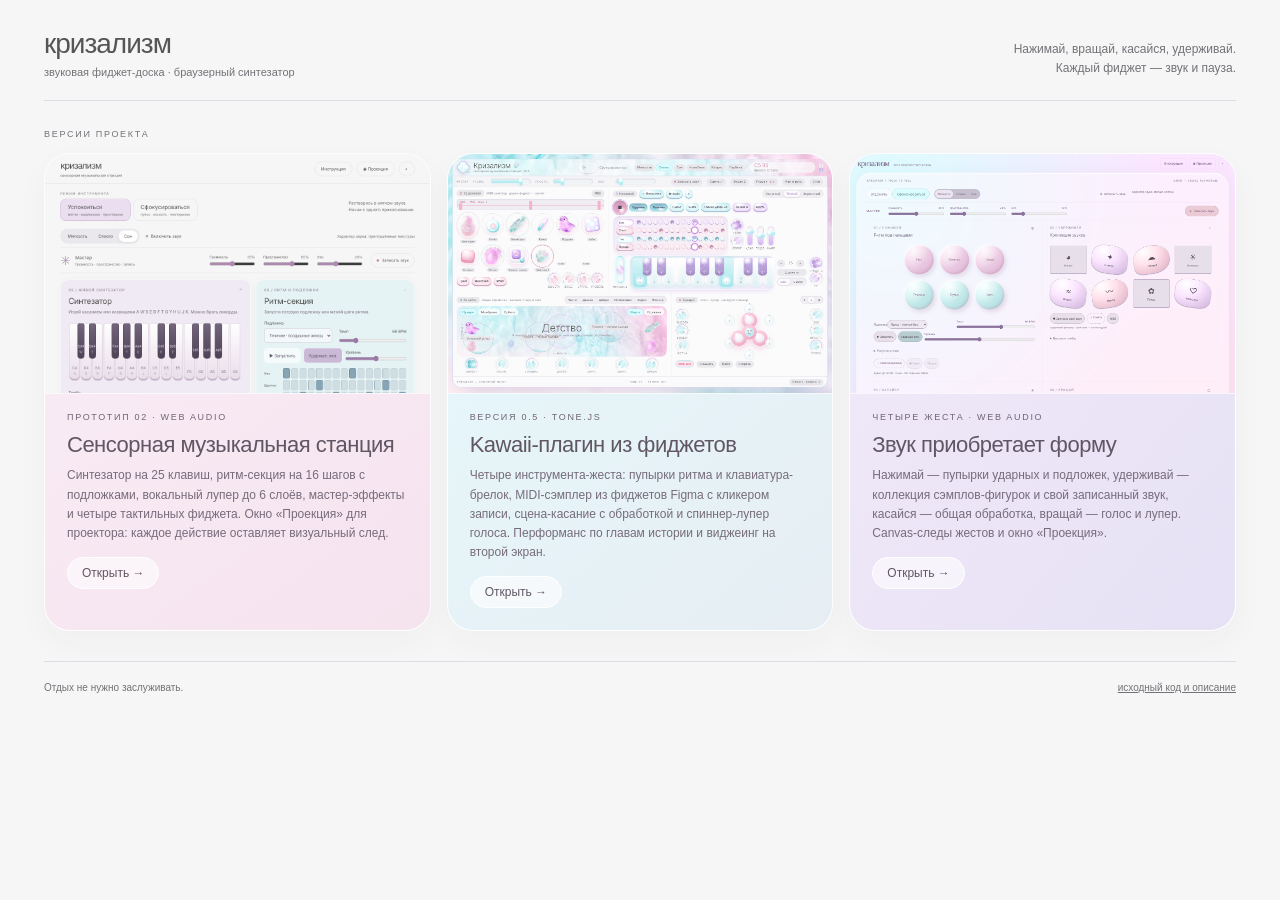
<file: index.html>
<!doctype html>
<html lang="ru">
  <head>
    <meta charset="UTF-8" />
    <meta name="viewport" content="width=device-width,initial-scale=1,viewport-fit=cover" />
    <meta name="description" content="Кризализм — звуковая фиджет-доска и браузерный синтезатор. Версии проекта." />
    <title>Кризализм — версии</title>
    <style>
      :root {
        --bg: #f6f6f6;
        --ink: #555;
        --muted: #737278;
        --line: #dfdce5;
      }
      * {
        box-sizing: border-box;
      }
      body {
        margin: 0;
        background: var(--bg);
        color: var(--ink);
        font-family: "Helvetica Neue", Arial, sans-serif;
      }
      @media (prefers-color-scheme: dark) {
        :root {
          --bg: #252331;
          --ink: #e7e0ed;
          --muted: #b0a6bd;
          --line: #494352;
        }
        .card {
          filter: brightness(0.82);
        }
      }
      main {
        max-width: 1240px;
        margin: 0 auto;
        padding: 28px 24px 40px;
      }
      header {
        display: flex;
        justify-content: space-between;
        align-items: end;
        gap: 16px;
        padding-bottom: 22px;
        border-bottom: 1px solid var(--line);
      }
      .brand {
        font-size: 28px;
        letter-spacing: -1px;
      }
      .brand span {
        display: block;
        font-size: 11px;
        letter-spacing: 0;
        color: var(--muted);
        margin-top: 6px;
      }
      header p {
        margin: 0;
        font-size: 12px;
        line-height: 1.6;
        color: var(--muted);
        text-align: right;
      }
      .eyebrow {
        font-size: 9px;
        letter-spacing: 1.7px;
        color: var(--muted);
        margin: 28px 0 14px;
      }
      .grid {
        display: grid;
        grid-template-columns: repeat(3, minmax(0, 1fr));
        gap: 16px;
      }
      .card {
        display: flex;
        flex-direction: column;
        border: 1px solid #ffffffee;
        border-radius: 26px;
        overflow: hidden;
        text-decoration: none;
        color: #615664;
        box-shadow: 0 12px 32px #5b456309, inset 0 1px 1px white;
        transition: transform 0.25s, box-shadow 0.25s;
      }
      .card:hover {
        transform: translateY(-3px);
        box-shadow: 0 18px 40px #5b456318;
      }
      .card.a {
        background: linear-gradient(145deg, #faeef7, #f5e3ee);
      }
      .card.b {
        background: linear-gradient(140deg, #e6f9fc, #e6eef4);
      }
      .card.c {
        background: linear-gradient(130deg, #f1eafa, #e6e1f4);
      }
      .card img {
        display: block;
        width: 100%;
        aspect-ratio: 16 / 10;
        object-fit: cover;
        object-position: top;
        border-bottom: 1px solid #ffffffaa;
      }
      .body {
        padding: 18px 22px 22px;
      }
      .tag {
        font-size: 9px;
        letter-spacing: 1.7px;
        color: #706575;
      }
      .card h2 {
        font-weight: 400;
        font-size: 22px;
        letter-spacing: -0.5px;
        margin: 10px 0 8px;
      }
      .card p {
        font-size: 12px;
        line-height: 1.6;
        margin: 0;
        color: #776c7b;
      }
      .go {
        display: inline-block;
        margin-top: 14px;
        font-size: 12px;
        border: 1px solid #fff;
        background: #ffffff99;
        border-radius: 99px;
        padding: 8px 14px;
      }
      footer {
        display: flex;
        justify-content: space-between;
        flex-wrap: wrap;
        gap: 10px;
        margin-top: 30px;
        padding-top: 20px;
        border-top: 1px solid var(--line);
        font-size: 10px;
        color: var(--muted);
      }
      footer a {
        color: inherit;
      }
      @media (max-width: 1000px) {
        .grid {
          grid-template-columns: 1fr 1fr;
        }
      }
      @media (max-width: 720px) {
        .grid {
          grid-template-columns: 1fr;
        }
        header {
          flex-direction: column;
          align-items: start;
        }
        header p {
          text-align: left;
        }
      }
    </style>
  </head>
  <body>
    <main>
      <header>
        <div class="brand">кризализм<span>звуковая фиджет-доска · браузерный синтезатор</span></div>
        <p>Нажимай, вращай, касайся, удерживай.<br />Каждый фиджет — звук и пауза.</p>
      </header>
      <div class="eyebrow">ВЕРСИИ ПРОЕКТА</div>
      <div class="grid">
        <a class="card a" href="prototype-02/">
          <img src="docs/screens/prototype-02-light.png" alt="Прототип 02: синтезатор, ритм, лупер, эффекты и фиджеты" loading="lazy" />
          <div class="body">
            <div class="tag">ПРОТОТИП 02 · WEB AUDIO</div>
            <h2>Сенсорная музыкальная станция</h2>
            <p>Синтезатор на 25 клавиш, ритм-секция на 16 шагов с подложками, вокальный лупер до 6 слоёв, мастер-эффекты и четыре тактильных фиджета. Окно «Проекция» для проектора: каждое действие оставляет визуальный след.</p>
            <span class="go">Открыть →</span>
          </div>
        </a>
        <a class="card b" href="tone-v0.5/">
          <img src="docs/screens/tone-v0.5-focus.png" alt="Версия 0.5: kawaii-плагин с фиджетами из Figma" loading="lazy" />
          <div class="body">
            <div class="tag">ВЕРСИЯ 0.5 · TONE.JS</div>
            <h2>Kawaii-плагин из фиджетов</h2>
            <p>Четыре инструмента-жеста: пупырки ритма и клавиатура-брелок, MIDI-сэмплер из фиджетов Figma с кликером записи, сцена-касание с обработкой и спиннер-лупер голоса. Перформанс по главам истории и виджеинг на второй экран.</p>
            <span class="go">Открыть →</span>
          </div>
        </a>
        <a class="card c" href="four-gestures/">
          <img src="docs/screens/four-gestures.png" alt="Четыре жеста: ритм под пальцами, коллекция звуков, касание и вращение" loading="lazy" />
          <div class="body">
            <div class="tag">ЧЕТЫРЕ ЖЕСТА · WEB AUDIO</div>
            <h2>Звук приобретает форму</h2>
            <p>Нажимай — пупырки ударных и подложек, удерживай — коллекция сэмплов-фигурок и свой записанный звук, касайся — общая обработка, вращай — голос и лупер. Canvas-следы жестов и окно «Проекция».</p>
            <span class="go">Открыть →</span>
          </div>
        </a>
      </div>
      <footer>
        <span>Отдых не нужно заслуживать.</span>
        <span><a href="https://github.com/valgerte/krizalism">исходный код и описание</a></span>
      </footer>
    </main>
  </body>
</html>
</file>
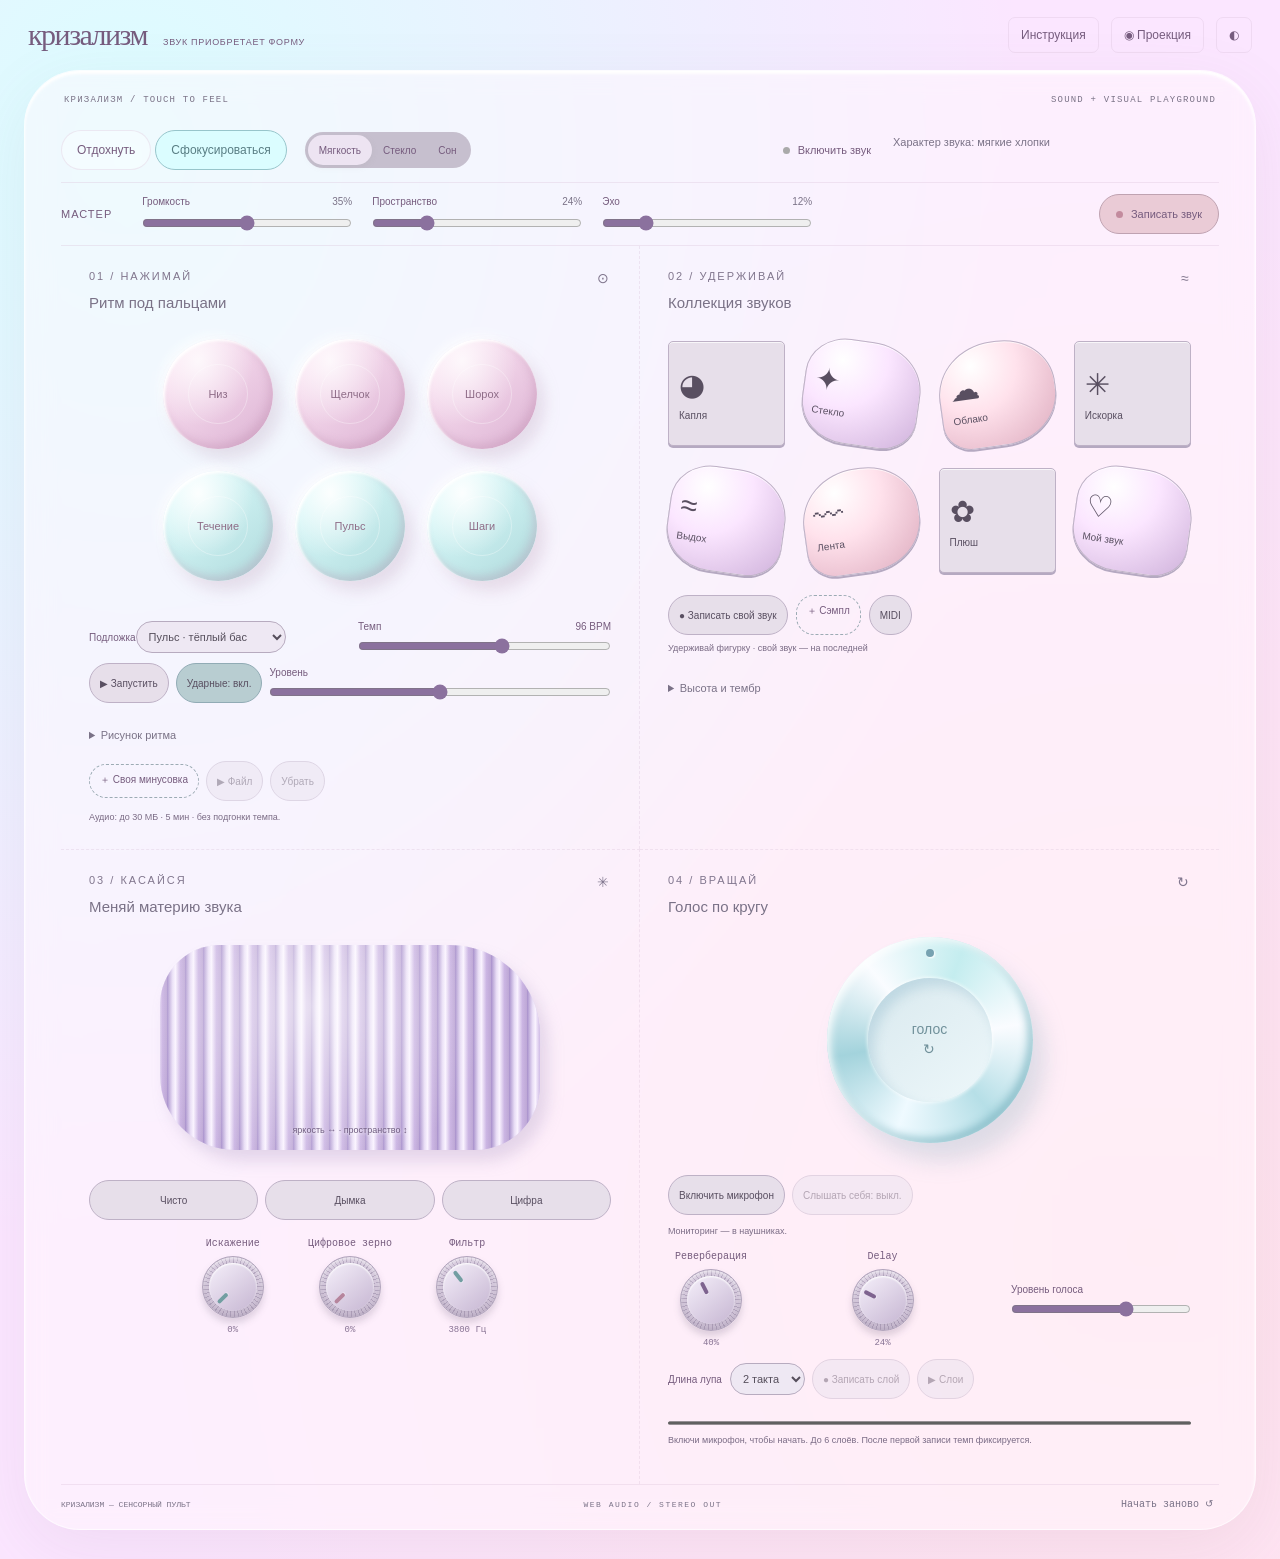
<file: four-gestures/index.html>
<!doctype html><html lang="ru"><head><meta charset="UTF-8"><meta name="viewport" content="width=device-width,initial-scale=1,viewport-fit=cover"><meta name="description" content="Кризализм — звуковая фиджет-доска. Нажимай, вращай, касайся и находи собственный ритм."><title>Кризализм — время прикоснуться к себе</title><link rel="stylesheet" href="style.css"><link rel="stylesheet" href="console.css"><link rel="stylesheet" href="fidget.css"></head><body>
<header><a class="brand" href="./">кризализм<span>звук приобретает форму</span></a><div class="top-actions"><button id="about">Инструкция</button><button id="vj">◉ Проекция</button><button id="theme" aria-label="Сменить настроение">◐</button></div></header>
<canvas id="visuals" aria-hidden="true"></canvas><main class="console"><div class="console-top"><span class="hardware-label">КРИЗАЛИЗМ / TOUCH TO FEEL</span><span class="hardware-label">SOUND + VISUAL PLAYGROUND</span></div><div class="deck-top"><section class="intent" aria-label="Настроение"><div><div class="eyebrow">РЕЖИМ ИНСТРУМЕНТА</div><div class="intent-buttons"><button data-mood="calm" aria-pressed="true">Отдохнуть <span>мягче · медленнее · просторнее</span></button><button data-mood="focus" aria-pressed="false">Сфокусироваться <span>пульс · ясность · повторение</span></button></div></div><p id="moodText">Растворись в мягком звуке.<br>Начни с одного прикосновения.</p></section><div class="toolbar"><div class="presets" role="group" aria-label="Характер звучания"><button class="selected" data-preset="soft">Мягкость</button><button data-preset="glass">Стекло</button><button data-preset="dream">Сон</button></div><button class="start" id="power" aria-pressed="false"><i></i><span>Включить звук</span></button><span id="status" role="status">Начни с любого прикосновения</span></div>
</div><section class="mixer" aria-label="Настройки звука"><div class="mixer-title"><span class="asterisk">✳</span><div>Мастер<small>Громкость · пространство · запись</small></div></div><label>Громкость <output id="volumeOut">35%</output><input id="volume" type="range" min="0" max="70" value="35"></label><label>Пространство <output id="reverbOut">40%</output><input id="reverb" type="range" min="0" max="100" value="40"></label><label>Эхо <output id="echoOut">20%</output><input id="echo" type="range" min="0" max="65" value="20"></label><button id="record" class="record"><i></i> Записать звук</button><a id="download" hidden>Скачать</a></section>
<section class="studio fidget-studio"><article class="instrument rhythm-panel"><div class="instrument-top"><span>01 / НАЖИМАЙ</span><span>⊙</span></div><h2>Ритм под пальцами</h2><div id="bubbles" class="bubble-grid rhythm-bubbles"></div><div class="controls"><label>Подложка<select id="backing"><option value="drift">Течение · воздушные аккорды</option><option value="pulse">Пульс · тёплый бас</option><option value="steps">Шаги · лёгкое арпеджио</option><option value="none">Только ударные</option></select></label><label>Темп <output id="bpmOut">68 BPM</output><input id="bpm" type="range" min="50" max="130" value="68"></label></div><div class="transport"><button id="beatPlay" aria-pressed="false">▶ Запустить</button><button id="drums" aria-pressed="true">Ударные: вкл.</button><label class="compact-level">Уровень<input id="beatLevel" type="range" min="0" max="100" value="50"></label></div><details class="fine"><summary>Рисунок ритма</summary><div class="sequence-scroll"><div id="sequencer" class="sequencer" aria-label="Ритм из 16 шагов"></div></div></details><div class="file-row"><label class="file-button">＋ Своя минусовка<input type="file" id="audioFile" accept="audio/*"></label><button id="filePlay" disabled aria-pressed="false">▶ Файл</button><button id="fileClear" disabled>Убрать</button></div><p id="fileStatus" class="hint">Аудио: до 30 МБ · 5 мин · без подгонки темпа.</p></article><article class="instrument synth-panel"><div class="instrument-top"><span>02 / УДЕРЖИВАЙ</span><span>≈</span></div><h2>Коллекция звуков</h2><div id="sampleFidgets" class="sample-fidgets"></div><div class="sample-tools"><button id="sampleRecord">● Записать свой звук</button><label class="file-button">＋ Сэмпл<input id="sampleUpload" type="file" accept="audio/*"></label><button id="midiConnect">MIDI</button></div><p id="sampleStatus" role="status" class="hint">Удерживай фигурку · свой звук — на последней</p><details class="fine"><summary>Высота и тембр</summary><div class="controls"><label>Октава<select id="octave"><option value="-1">−1</option><option value="0" selected>0</option><option value="1">+1</option></select></label><label>Тембр<select id="wave"><option value="sine">Округлый</option><option value="triangle">Тёплый</option><option value="sawtooth">Зернистый</option></select></label><label>Яркость<input id="synthTone" type="range" min="250" max="5000" value="1600"></label><label>Уровень<input id="synthLevel" type="range" min="0" max="100" value="55"></label></div></details></article><article class="instrument fx-panel"><div class="instrument-top"><span>03 / КАСАЙСЯ</span><span>✳</span></div><h2>Меняй материю звука</h2><div id="silk" class="silk" role="slider" tabindex="0" aria-label="Шёлк: яркость ↔ · пространство ↕ или используй стрелки" aria-valuemin="0" aria-valuemax="100" aria-valuenow="50"><div class="ridges"></div><div class="touch-light"></div><span>яркость ↔ · пространство ↕</span></div><div class="fx-presets"><button data-fx="clean">Чисто</button><button data-fx="haze">Дымка</button><button data-fx="digital">Цифра</button></div><div class="controls"><label>Искажение<input id="drive" type="range" min="0" max="100" value="0"></label><label>Цифровое зерно<input id="crush" type="range" min="0" max="100" value="0"></label><label>Фильтр<input id="globalTone" type="range" min="300" max="10000" value="2200"></label></div><p class="hint">Обработка всей звуковой шины.</p></article><article class="instrument vocal-panel"><div class="instrument-top"><span>04 / ВРАЩАЙ</span><span>↻</span></div><h2>Голос по кругу</h2><div class="ring-area"><div id="ring" class="ring" role="slider" tabindex="0" aria-label="Кольцо с тихими щелчками" aria-valuemin="0" aria-valuemax="100" aria-valuenow="50"><span class="ring-mark"></span><div class="ring-hole"><span>голос<br>↻</span></div></div></div><div class="transport"><button id="mic" aria-pressed="false">Включить микрофон</button><button id="monitor" disabled aria-pressed="false">Слышать себя: выкл.</button></div><p class="hint">Мониторинг — в наушниках.</p><div class="controls"><label>Реверберация<input id="vReverb" type="range" min="0" max="100" value="65"></label><label>Delay<input id="vDelay" type="range" min="0" max="90" value="40"></label><label>Уровень голоса<input id="vLevel" type="range" min="0" max="100" value="65"></label></div><div class="loop-controls"><label>Длина лупа<select id="loopLength"><option value="1">1 такт</option><option value="2" selected>2 такта</option><option value="4">4 такта</option></select></label><button id="loopRecord" disabled>● Записать слой</button><button id="loopPlay" disabled aria-pressed="false">▶ Слои</button></div><progress id="loopProgress" max="1" value="0" aria-label="Прогресс записи лупа"></progress><p id="voiceStatus" role="status" class="hint">Включи микрофон, чтобы начать. До 6 слоёв. После первой записи темп фиксируется.</p><div id="layers" class="layers"></div></article></section><footer><span>КРИЗАЛИЗМ — СЕНСОРНЫЙ ПУЛЬТ</span><span>WEB AUDIO / STEREO OUT</span><button id="reset">Начать заново ↺</button></footer></main>
<dialog id="info"><button class="close" aria-label="Закрыть">×</button><div class="eyebrow">ОБ ЭТОЙ ПАУЗЕ</div><h2>Звуки из<br>маленьких жестов.</h2><p>Кризализм — цифровая доска привычных повторяющихся движений. Она задумана как сенсорная звуковая практика, в том числе для людей с СДВГ: можно выбрать приятный стимул и повторять движение в собственном темпе. Здесь нет цели, таймера и оценки результата.</p><p>НАЖИМАЙ: три пупырки играют ударные, ещё три включают подложки. УДЕРЖИВАЙ: фигурки играют готовые сэмплы; последняя — твой записанный звук. КАСАЙСЯ: горизонталь меняет фильтр и зерно, вертикаль — пространство. ВРАЩАЙ: кольцо меняет реверберацию и delay голоса и его лупов.</p><p>Выбери «Отдохнуть» или «Сфокусироваться». Каждое действие оставляет визуальный след. «Проекция» открывает отдельное окно для вывода на экран; двойное нажатие в нём включает полный экран. Клавиши A S D F G H J K играют фигурки. MIDI подключается отдельной кнопкой. Вокальный лупер записывает до шести слоёв одинаковой длины; новые слои начинаются на границе цикла. Кнопка «Записать звук» сохраняет общий микс.</p><small>Клавиатура: Tab — выбрать объект; Enter / пробел — нажать; стрелки — управлять кольцом и поверхностью. Esc — выключить звук.</small></dialog>
<script type="module" src="fidget.js"></script></body></html>
</file>
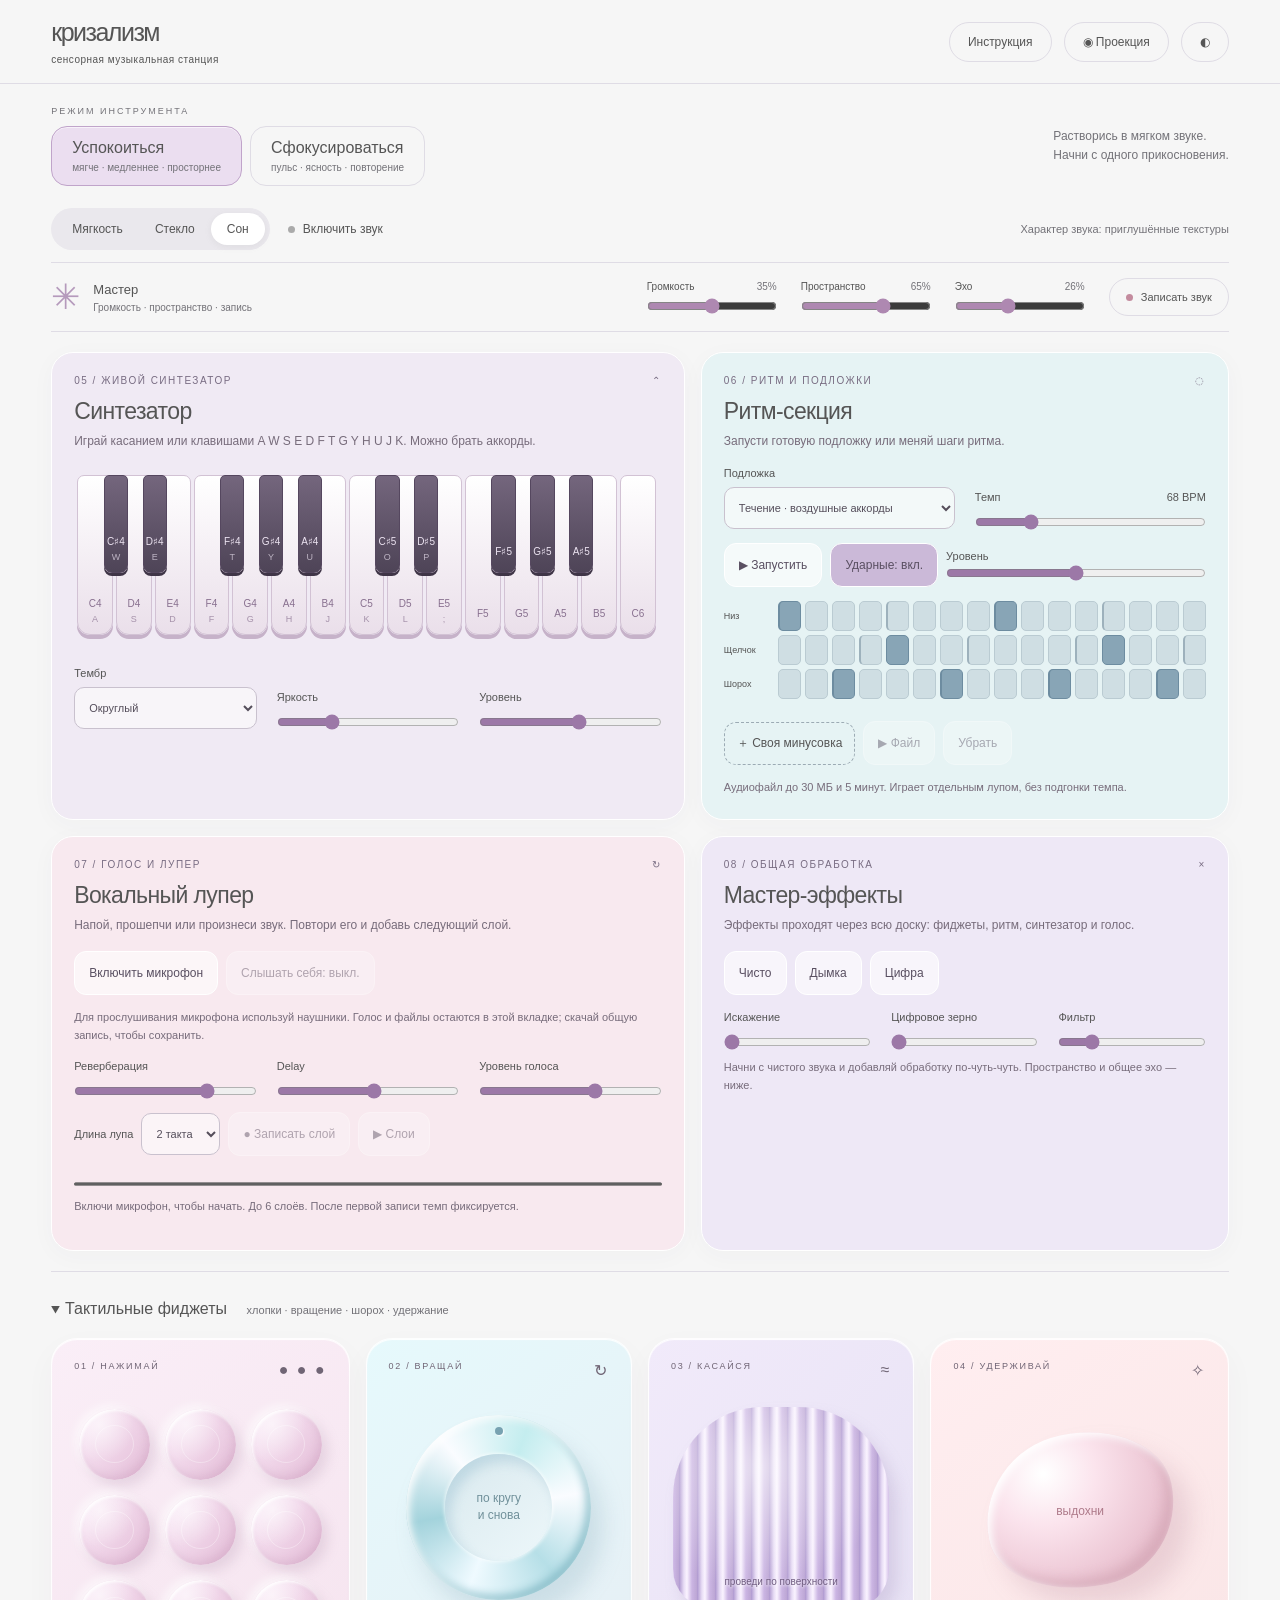
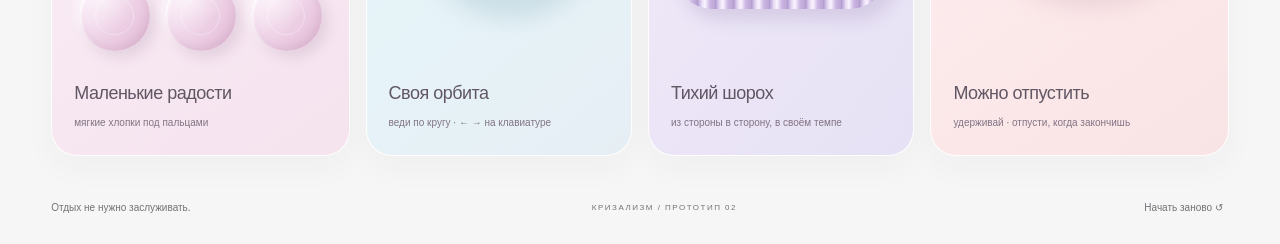
<file: prototype-02/index.html>
<!doctype html>
<html lang="ru">
  <head>
    <meta charset="UTF-8" />
    <meta
      name="viewport"
      content="width=device-width,initial-scale=1,viewport-fit=cover"
    />
    <meta
      name="description"
      content="Кризализм — звуковая фиджет-доска. Нажимай, вращай, касайся и находи собственный ритм."
    />
    <title>Кризализм — время прикоснуться к себе</title>
    <link rel="stylesheet" href="style.css" />
    <link rel="stylesheet" href="proto02.css" />
  </head>
  <body>
    <header>
      <a class="brand" href="./"
        >кризализм<span>сенсорная музыкальная станция</span></a
      >
      <div class="top-actions">
        <button id="about">Инструкция</button
        ><button id="projection" title="Открыть окно проекции для второго экрана или проектора">◉ Проекция</button
        ><button id="theme" aria-label="Переключить тему">◐</button>
      </div>
    </header>
    <main>
      <section class="intent" aria-label="Настроение">
        <div>
          <div class="eyebrow">РЕЖИМ ИНСТРУМЕНТА</div>
          <div class="intent-buttons">
            <button data-mood="calm" aria-pressed="true">
              Успокоиться <span>мягче · медленнее · просторнее</span></button
            ><button data-mood="focus" aria-pressed="false">
              Сфокусироваться <span>пульс · ясность · повторение</span>
            </button>
          </div>
        </div>
        <p id="moodText">
          Растворись в мягком звуке.<br />Начни с одного прикосновения.
        </p>
      </section>
      <div class="toolbar">
        <div class="presets" role="group" aria-label="Характер звучания">
          <button class="selected" data-preset="soft">Мягкость</button
          ><button data-preset="glass">Стекло</button
          ><button data-preset="dream">Сон</button>
        </div>
        <button class="start" id="power" aria-pressed="false">
          <i></i><span>Включить звук</span></button
        ><span id="status" role="status">Начни с любого прикосновения</span>
      </div>
      <section class="mixer" aria-label="Настройки звука">
        <div class="mixer-title">
          <span class="asterisk">✳</span>
          <div>Мастер<small>Громкость · пространство · запись</small></div>
        </div>
        <label
          >Громкость <output id="volumeOut">35%</output
          ><input id="volume" type="range" min="0" max="70" value="35" /></label
        ><label
          >Пространство <output id="reverbOut">40%</output
          ><input
            id="reverb"
            type="range"
            min="0"
            max="100"
            value="40" /></label
        ><label
          >Эхо <output id="echoOut">20%</output
          ><input id="echo" type="range" min="0" max="65" value="20" /></label
        ><button id="record" class="record"><i></i> Записать звук</button
        ><a id="download" hidden>Скачать</a>
      </section>
      <section class="studio" aria-label="Синтезатор, ритм, голос и обработка">
        <article class="instrument synth-panel">
          <div class="instrument-top">
            <span>05 / ЖИВОЙ СИНТЕЗАТОР</span><span>⌃</span>
          </div>
          <h2>Синтезатор</h2>
          <p>
            Играй касанием или клавишами A W S E D F T G Y H U J K. Можно брать
            аккорды.
          </p>
          <div class="keyboard-scroll">
            <div id="synthPads" class="synth-pads"></div>
          </div>
          <div class="controls">
            <label
              >Октава<select id="octave">
                <option value="-1">−1</option>
                <option value="0" selected>0</option>
                <option value="1">+1</option>
              </select></label
            ><label
              >Тембр<select id="wave">
                <option value="sine">Округлый</option>
                <option value="triangle">Тёплый</option>
                <option value="sawtooth">Зернистый</option>
              </select></label
            ><label
              >Яркость<input
                id="synthTone"
                type="range"
                min="250"
                max="5000"
                value="1600" /></label
            ><label
              >Уровень<input
                id="synthLevel"
                type="range"
                min="0"
                max="100"
                value="55"
            /></label>
          </div>
        </article>
        <article class="instrument rhythm-panel">
          <div class="instrument-top">
            <span>06 / РИТМ И ПОДЛОЖКИ</span><span>◌</span>
          </div>
          <h2>Ритм-секция</h2>
          <p>Запусти готовую подложку или меняй шаги ритма.</p>
          <div class="controls">
            <label
              >Подложка<select id="backing">
                <option value="drift">Течение · воздушные аккорды</option>
                <option value="pulse">Пульс · тёплый бас</option>
                <option value="steps">Шаги · лёгкое арпеджио</option>
                <option value="none">Только ударные</option>
              </select></label
            ><label
              >Темп <output id="bpmOut">68 BPM</output
              ><input id="bpm" type="range" min="50" max="130" value="68"
            /></label>
          </div>
          <div class="transport">
            <button id="beatPlay" aria-pressed="false">▶ Запустить</button
            ><button id="drums" aria-pressed="true">Ударные: вкл.</button
            ><label class="compact-level"
              >Уровень<input
                id="beatLevel"
                type="range"
                min="0"
                max="100"
                value="50"
            /></label>
          </div>
          <div class="sequence-scroll">
            <div
              id="sequencer"
              class="sequencer"
              aria-label="Ритм из 16 шагов"
            ></div>
          </div>
          <div class="file-row">
            <label class="file-button"
              >＋ Своя минусовка<input
                type="file"
                id="audioFile"
                accept="audio/*" /></label
            ><button id="filePlay" disabled aria-pressed="false">▶ Файл</button
            ><button id="fileClear" disabled>Убрать</button>
          </div>
          <p id="fileStatus" class="hint">
            Аудиофайл до 30 МБ и 5 минут. Играет отдельным лупом, без подгонки
            темпа.
          </p>
        </article>
        <article class="instrument vocal-panel">
          <div class="instrument-top">
            <span>07 / ГОЛОС И ЛУПЕР</span><span>↻</span>
          </div>
          <h2>Вокальный лупер</h2>
          <p>
            Напой, прошепчи или произнеси звук. Повтори его и добавь следующий
            слой.
          </p>
          <div class="transport">
            <button id="mic" aria-pressed="false">Включить микрофон</button
            ><button id="monitor" disabled aria-pressed="false">
              Слышать себя: выкл.
            </button>
          </div>
          <p class="hint">
            Для прослушивания микрофона используй наушники. Голос и файлы
            остаются в этой вкладке; скачай общую запись, чтобы сохранить.
          </p>
          <div class="controls">
            <label
              >Реверберация<input
                id="vReverb"
                type="range"
                min="0"
                max="100"
                value="65" /></label
            ><label
              >Delay<input
                id="vDelay"
                type="range"
                min="0"
                max="90"
                value="40" /></label
            ><label
              >Уровень голоса<input
                id="vLevel"
                type="range"
                min="0"
                max="100"
                value="65"
            /></label>
          </div>
          <div class="loop-controls">
            <label
              >Длина лупа<select id="loopLength">
                <option value="1">1 такт</option>
                <option value="2" selected>2 такта</option>
                <option value="4">4 такта</option>
              </select></label
            ><button id="loopRecord" disabled>● Записать слой</button
            ><button id="loopPlay" disabled aria-pressed="false">▶ Слои</button>
          </div>
          <progress
            id="loopProgress"
            max="1"
            value="0"
            aria-label="Прогресс записи лупа"
          ></progress>
          <p id="voiceStatus" role="status" class="hint">
            Включи микрофон, чтобы начать. До 6 слоёв. После первой записи темп
            фиксируется.
          </p>
          <div id="layers" class="layers"></div>
        </article>
        <article class="instrument fx-panel">
          <div class="instrument-top">
            <span>08 / ОБЩАЯ ОБРАБОТКА</span><span>×</span>
          </div>
          <h2>Мастер-эффекты</h2>
          <p>
            Эффекты проходят через всю доску: фиджеты, ритм, синтезатор и голос.
          </p>
          <div class="fx-presets">
            <button data-fx="clean">Чисто</button
            ><button data-fx="haze">Дымка</button
            ><button data-fx="digital">Цифра</button>
          </div>
          <div class="controls">
            <label
              >Искажение<input
                id="drive"
                type="range"
                min="0"
                max="100"
                value="0" /></label
            ><label
              >Цифровое зерно<input
                id="crush"
                type="range"
                min="0"
                max="100"
                value="0" /></label
            ><label
              >Фильтр<input
                id="globalTone"
                type="range"
                min="300"
                max="10000"
                value="2200"
            /></label>
          </div>
          <p class="hint">
            Начни с чистого звука и добавляй обработку по-чуть-чуть.
            Пространство и общее эхо — ниже.
          </p>
        </article>
      </section>
      <details class="tactile-drawer" open>
        <summary>
          Тактильные фиджеты <span>хлопки · вращение · шорох · удержание</span>
        </summary>
        <section class="board" aria-label="Интерактивная звуковая доска">
          <article class="module bubbles">
            <div class="module-heading">
              <span>01 / НАЖИМАЙ</span><span>● ● ●</span>
            </div>
            <div class="bubble-grid" id="bubbles"></div>
            <div class="module-foot">
              <h2>Маленькие радости</h2>
              <span>мягкие хлопки под пальцами</span>
            </div>
          </article>
          <article class="module orbit">
            <div class="module-heading">
              <span>02 / ВРАЩАЙ</span><span aria-hidden="true">↻</span>
            </div>
            <div class="ring-area">
              <div
                id="ring"
                class="ring"
                role="slider"
                tabindex="0"
                aria-label="Кольцо с тихими щелчками"
                aria-valuemin="0"
                aria-valuemax="100"
                aria-valuenow="50"
              >
                <span class="ring-mark"></span>
                <div class="ring-hole">
                  <span>по кругу<br />и снова</span>
                </div>
              </div>
            </div>
            <div class="module-foot">
              <h2>Своя орбита</h2>
              <span
                >веди по кругу<span class="keyboard-hint">
                  · ← → на клавиатуре</span
                ></span
              >
            </div>
          </article>
          <article class="module touch">
            <div class="module-heading">
              <span>03 / КАСАЙСЯ</span><span>≈</span>
            </div>
            <div
              id="silk"
              class="silk"
              role="slider"
              tabindex="0"
              aria-label="Шёлк: проведи по поверхности или используй стрелки"
              aria-valuemin="0"
              aria-valuemax="100"
              aria-valuenow="50"
            >
              <div class="ridges"></div>
              <div class="touch-light"></div>
              <span>проведи по поверхности</span>
            </div>
            <div class="module-foot">
              <h2>Тихий шорох</h2>
              <span>из стороны в сторону, в своём темпе</span>
            </div>
          </article>
          <article class="module cloud">
            <div class="module-heading">
              <span>04 / УДЕРЖИВАЙ</span><span>✧</span>
            </div>
            <div class="cloud-area">
              <button
                id="cloud"
                class="cloud-object"
                aria-label="Облако: удерживай для ровного фона"
              >
                <span>выдохни</span>
              </button>
              <div class="halo"></div>
            </div>
            <div class="module-foot">
              <h2>Можно отпустить</h2>
              <span>удерживай · отпусти, когда закончишь</span>
            </div>
          </article>
        </section>
      </details>
      <footer>
        <span>Отдых не нужно заслуживать.</span
        ><span>КРИЗАЛИЗМ / ПРОТОТИП 02</span
        ><button id="reset">Начать заново ↺</button>
      </footer>
    </main>
    <dialog id="info">
      <button class="close" aria-label="Закрыть">×</button>
      <div class="eyebrow">ОБ ЭТОЙ ПАУЗЕ</div>
      <h2>Звуки из<br />маленьких жестов.</h2>
      <p>
        Кризализм — цифровая доска привычных повторяющихся движений. Она
        задумана как сенсорная звуковая практика, в том числе для людей с СДВГ:
        можно выбрать приятный стимул и повторять движение в собственном темпе.
        Здесь нет цели, таймера и оценки результата.
      </p>
      <p>
        Пузырьки мягко хлопают. Кольцо перебирает тихие щелчки. Поверхность
        шуршит под движением. Облако создаёт ровный гул, пока ты его держишь.
      </p>
      <p>
        Выбери «Успокоиться» или «Сфокусироваться». Добавь живой синтезатор,
        готовую подложку или свой голос. Вокальный лупер записывает до шести
        слоёв одинаковой длины; новые слои начинаются на границе цикла. Кнопка
        «Записать звук» сохраняет общий микс.
      </p>
      <small
        >Клавиатура: Tab — выбрать объект; Enter / пробел — нажать; стрелки —
        управлять кольцом и поверхностью. Esc — выключить звук.</small
      >
    </dialog>
    <script type="module" src="instruments.js"></script>
  </body>
</html>
</file>
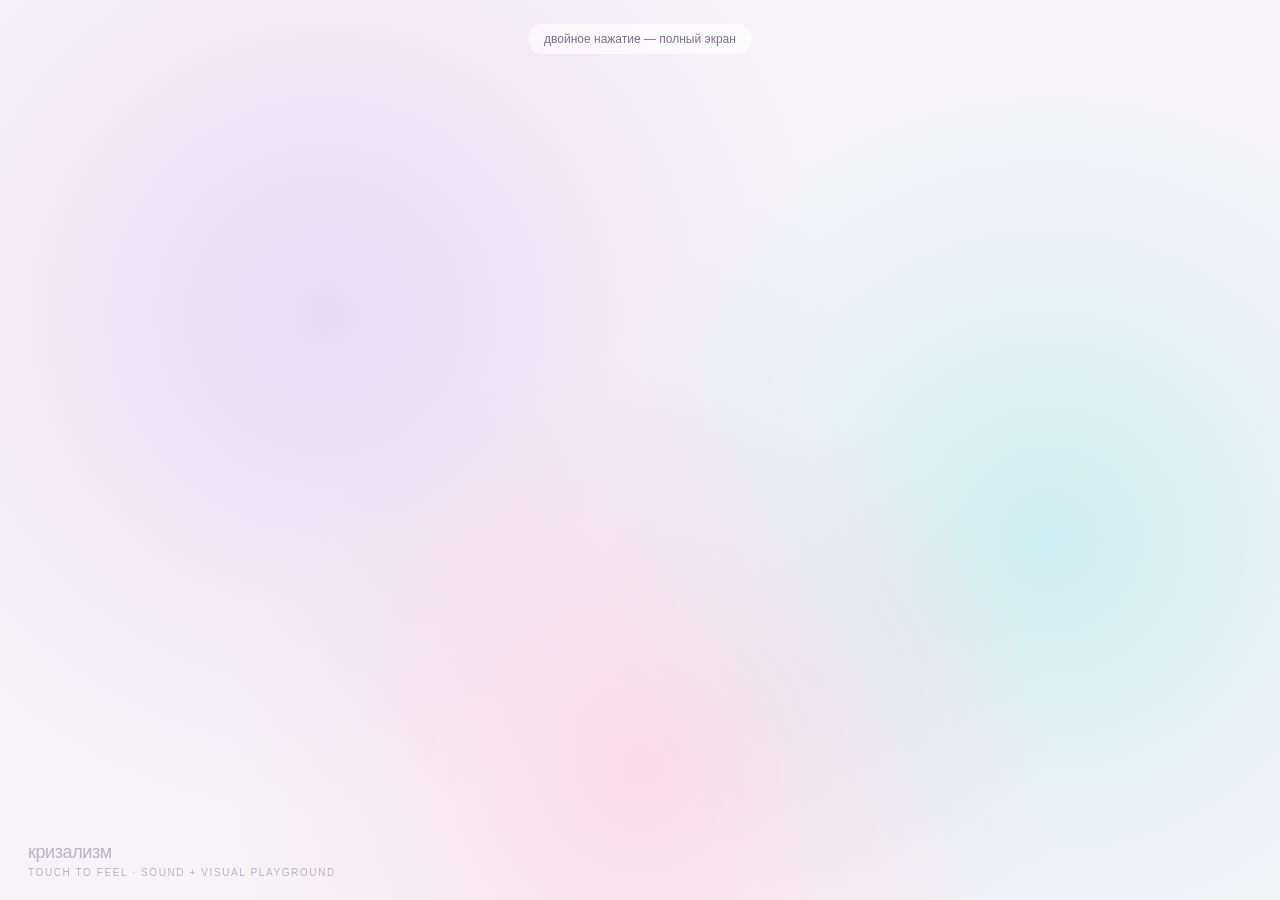
<file: prototype-02/projection.html>
<!doctype html>
<html lang="ru">
  <head>
    <meta charset="UTF-8" />
    <meta name="viewport" content="width=device-width,initial-scale=1" />
    <title>Кризализм — проекция</title>
    <style>
      html,
      body {
        margin: 0;
        height: 100%;
        background: #f6f4f8;
        overflow: hidden;
        font-family: "Helvetica Neue", Arial, sans-serif;
      }
      body.dark {
        background: #211f2b;
      }
      canvas {
        position: fixed;
        inset: 0;
        width: 100%;
        height: 100%;
        display: block;
      }
      .mark {
        position: fixed;
        left: 28px;
        bottom: 22px;
        font-size: 10px;
        letter-spacing: 1.6px;
        color: #8a7e93;
        opacity: 0.55;
        pointer-events: none;
      }
      .mark b {
        display: block;
        font-weight: 400;
        font-size: 18px;
        letter-spacing: -0.4px;
        margin-bottom: 4px;
      }
      .hint {
        position: fixed;
        left: 50%;
        top: 24px;
        transform: translateX(-50%);
        font-size: 12px;
        color: #7d7187;
        background: #ffffffaa;
        border-radius: 99px;
        padding: 8px 16px;
        transition: opacity 1s;
        pointer-events: none;
      }
      .hint.gone {
        opacity: 0;
      }
      .close {
        position: fixed;
        right: 18px;
        top: 16px;
        border: 0;
        border-radius: 99px;
        background: #ffffffcc;
        color: #5d5263;
        font-size: 13px;
        padding: 8px 14px;
        cursor: pointer;
        display: none;
      }
      body.embed .close {
        display: block;
      }
      body.idle,
      body.idle canvas {
        cursor: none;
      }
      body.idle .close {
        opacity: 0;
      }
    </style>
  </head>
  <body>
    <canvas id="c"></canvas>
    <div class="mark"><b>кризализм</b>TOUCH TO FEEL · SOUND + VISUAL PLAYGROUND</div>
    <div class="hint" id="hint">двойное нажатие — полный экран</div>
    <button class="close" id="close">× Закрыть проекцию</button>
    <script type="module">
      import { startProjection } from "./projection.js";
      const embed = new URLSearchParams(location.search).has("embed");
      if (embed) document.body.classList.add("embed");
      let ch = null;
      try {
        ch = new BroadcastChannel("krizalizm-projection");
      } catch (e) {}
      const S = startProjection(document.getElementById("c"), (fn) => {
        if (ch) ch.onmessage = (e) => fn(e.data);
        // the overlay inside the page also gets messages straight from its parent
        window.addEventListener("message", (e) => {
          if (e.source === window.parent && e.data && e.data.type) fn(e.data);
        });
      });
      const syncTheme = () => document.body.classList.toggle("dark", S.theme === "dark");
      setInterval(syncTheme, 300);
      if (ch) ch.postMessage({ type: "hello" });
      // double press — fullscreen
      document.addEventListener("dblclick", () => {
        if (document.fullscreenElement) document.exitFullscreen();
        else document.documentElement.requestFullscreen?.().catch(() => {});
      });
      setTimeout(() => document.getElementById("hint").classList.add("gone"), 4000);
      // the cursor hides when the hand is away
      let idle;
      const wake = () => {
        document.body.classList.remove("idle");
        clearTimeout(idle);
        idle = setTimeout(() => document.body.classList.add("idle"), 2200);
      };
      document.addEventListener("pointermove", wake);
      wake();
      document.getElementById("close").onclick = () => parent.postMessage({ type: "projection-close" }, "*");
    </script>
  </body>
</html>
</file>
<file: four-gestures/style.css>
:root{--bg:#f6f6f6;--ink:#555;--muted:#737278;--line:#dfdce5;--panel:#ffffff88;--pink:#ffe2ec;--lav:#fbe6ff;--cyan:#dbfdff}*{box-sizing:border-box}body{margin:0;background:var(--bg);color:var(--ink);font-family:'Helvetica Neue',Arial,sans-serif;font-weight:400;transition:background .5s,color .5s}button,input,a{-webkit-tap-highlight-color:transparent}button,a{color:inherit}button{font:inherit;cursor:pointer;border:0}button:focus-visible,a:focus-visible,[tabindex]:focus-visible{outline:3px solid #9973b4;outline-offset:5px}header{max-width:1600px;margin:auto;padding:32px 4%;display:flex;align-items:center;justify-content:space-between;border-bottom:1px solid var(--line)}.brand{font-size:28px;letter-spacing:-1.5px;text-decoration:none}.brand span{display:block;font-size:10px;letter-spacing:.5px;margin-top:7px}.top-actions{display:flex;gap:12px;align-items:center}.top-actions button{background:transparent;border:1px solid var(--line);padding:12px 18px;border-radius:30px;font-size:12px}main{max-width:1600px;padding:0 4%;margin:auto}.intro{display:flex;justify-content:space-between;align-items:center;padding:43px 0 30px}.eyebrow{font-size:10px;letter-spacing:2px;color:var(--muted)}h1{font-size:clamp(52px,6.2vw,92px);line-height:.98;letter-spacing:-5px;font-weight:400;margin:18px 0}h1 em{font-family:Georgia,serif;font-weight:400;color:#b685b5}.intro p{font-size:15px;line-height:1.5;color:var(--muted);margin-bottom:0}.intro-right{display:flex;align-items:center;gap:24px;padding-right:5%;}.intro-right p{font-size:13px}.small-orbit{font-size:100px;color:#c6adc9;display:block;transform:rotate(-12deg)}.toolbar{display:flex;align-items:center;gap:20px;margin:10px 0 22px}.presets{display:flex;background:#eae8ed;padding:5px;border-radius:30px}.presets button{border-radius:30px;background:none;padding:10px 21px;font-size:12px}.presets .selected{background:white;box-shadow:0 2px 6px #9992}.start{display:flex;align-items:center;gap:8px;background:transparent;font-size:12px}.start i{height:7px;width:7px;background:#aaa;border-radius:50%}.start[aria-pressed=true] i{background:#58a19d;box-shadow:0 0 0 4px #58a19d18}#status{margin-left:auto;font-size:11px;color:var(--muted)}.board{display:grid;grid-template-columns:1.12fr 1fr 1fr 1.12fr;gap:16px}.module{border:1px solid #ffffffee;border-radius:26px;position:relative;min-height:370px;overflow:hidden;box-shadow:0 12px 32px #5b456309,inset 0 1px 1px white;display:flex;flex-direction:column}.bubbles{background:linear-gradient(145deg,#faeef7,#f5e3ee)}.orbit{background:linear-gradient(140deg,#e6f9fc,#e6eef4)}.touch{background:linear-gradient(130deg,#f1eafa,#e6e1f4)}.cloud{background:linear-gradient(145deg,#ffeef0,#f9e4e5)}.module-heading{display:flex;justify-content:space-between;padding:22px 22px 0;color:#706575;font-size:9px;letter-spacing:1.7px}.module-heading span:last-child{font-size:16px;letter-spacing:2px}.module-foot{padding:0 22px 25px;margin-top:auto;color:#615664}.module-foot h2{font-size:18px;letter-spacing:-.5px;font-weight:400;margin:0 0 8px}.module-foot span{font-size:10px;color:#817484}.bubble-grid{display:grid;grid-template-columns:repeat(3,1fr);gap:15px;padding:30px 27px 32px}.bubble{aspect-ratio:1;border-radius:50%;position:relative;background:radial-gradient(ellipse at 30% 22%,#fff9 0,transparent 48%),linear-gradient(130deg,#fceefa,#e3bbd6);box-shadow:6px 7px 12px #b594af40,-4px -4px 10px #fff9,inset 2px 2px 3px #fffd,inset -3px -4px 8px #b07d9f33;transition:transform .18s,box-shadow .18s}.bubble:after{content:'';position:absolute;inset:23%;border:1px solid #fff5;border-radius:50%}.bubble.pressed{transform:scale(.89);background:linear-gradient(140deg,#e0b7d0,#f7ddec);box-shadow:inset 4px 4px 12px #a67b9855,inset -3px -3px 6px #fff8}.ring-area{display:grid;place-items:center;padding:35px 12px}.ring{width:185px;height:185px;border-radius:50%;background:conic-gradient(from 20deg,#c4edef,#fafcff,#b6dfe7,#effaff,#a3d3dc,#fafcff,#c4edef);box-shadow:12px 18px 22px #83aab944,inset 3px 3px 8px white,inset -4px -4px 10px #86bcc8;position:relative;display:grid;place-items:center;cursor:grab;touch-action:none}.ring-hole{width:107px;height:107px;border-radius:50%;background:linear-gradient(140deg,#d9e9ee,#edf7fa);box-shadow:inset 6px 8px 12px #88b3c955,0 0 4px white;display:grid;place-items:center}.ring-hole span{font-size:12px;line-height:1.4;color:#70909a;text-align:center}.ring-mark{position:absolute;left:calc(50% - 4px);top:12px;width:8px;height:8px;border-radius:50%;background:#77a2b1;box-shadow:1px 1px 2px white;transform-origin:4px 80.5px;transform:rotate(var(--angle,0deg))}.silk{height:202px;margin:28px 24px 32px;border-radius:90px 90px 40px 40px;position:relative;overflow:hidden;touch-action:none;cursor:crosshair;box-shadow:8px 11px 16px #9e8ab744,inset 3px 3px 5px white;background:#d4c5e9}.ridges{position:absolute;inset:-40px;background:repeating-linear-gradient(102deg,#ac95ce 0,#e8ddf5 5px,#faf3ff 8px,#cbb5e3 13px,#bca6d4 18px);transform:rotate(-12deg)}.touch-light{position:absolute;inset:0;background:radial-gradient(circle at var(--x,40%) var(--y,30%),#fff9,transparent 65%)}.silk>span{position:absolute;bottom:22px;left:0;width:100%;text-align:center;font-size:10px;color:#705d81;text-shadow:0 1px 3px white}.cloud-area{height:262px;display:grid;place-items:center;position:relative}.cloud-object{position:relative;z-index:1;width:190px;height:155px;border-radius:48% 52% 44% 56% / 57% 45% 55% 43%;background:radial-gradient(ellipse at 35% 22%,#fff 1%,#fbe4ed 30%,#e8becd 75%,#e5acc0);box-shadow:13px 20px 25px #bc8c9c44,inset 3px 4px 8px #fff,inset -7px -10px 12px #be8e9b55;transform:rotate(-12deg);transition:transform .8s,border-radius .8s;touch-action:none}.cloud-object span{display:block;transform:rotate(12deg);color:#ae7a8a;font-size:12px}.cloud-object.holding{transform:rotate(3deg) scale(.88);border-radius:42% 58% 54% 46%;box-shadow:3px 9px 16px #bc8c9c55,inset 3px 4px 18px #fff}.halo{position:absolute;width:215px;height:215px;border:1px solid #fff8;border-radius:50%;transform:scale(.8);opacity:0;transition:1.5s}.holding+.halo{opacity:1;transform:scale(1.1)}.mixer{display:flex;align-items:center;gap:32px;padding:27px 0;margin-top:22px;border-top:1px solid var(--line);border-bottom:1px solid var(--line)}.mixer-title{display:flex;align-items:center;gap:13px;margin-right:auto;font-size:14px}.asterisk{font-size:35px;color:#b59abc}.mixer-title small{display:block;font-size:10px;color:var(--muted);margin-top:5px}.mixer label{width:130px;display:block;font-size:10px}.mixer output{float:right;color:var(--muted)}input[type=range]{display:block;width:100%;margin:12px 0 0;accent-color:#ae88b1;cursor:pointer;height:14px}.record{border:1px solid var(--line);border-radius:24px;background:transparent;white-space:nowrap;padding:12px 16px;font-size:11px}.record i{display:inline-block;width:7px;height:7px;background:#c38b9e;border-radius:50%;margin-right:5px}.record.recording{background:#ffe2ec;color:#7d3b53}#download{font-size:11px}footer{display:flex;justify-content:space-between;align-items:center;padding:25px 0 30px;font-size:10px;color:var(--muted)}footer>span:nth-child(2){font-size:8px;letter-spacing:1.5px}footer button{font-size:10px;background:none}dialog{max-width:520px;width:calc(100% - 40px);padding:42px;border:1px solid white;border-radius:28px;background:#faf7fc;color:#555;box-shadow:0 30px 100px #40345033}dialog::backdrop{background:#60516955;backdrop-filter:blur(8px)}dialog h2{font-size:40px;letter-spacing:-2px;font-weight:400;margin:25px 0}dialog p{font-size:14px;line-height:1.65}dialog small{font-size:11px;line-height:1.5;display:block}.close{position:absolute;right:20px;top:15px;background:none;font-size:28px}body.dark{--bg:#252331;--ink:#e7e0ed;--muted:#b0a6bd;--line:#494352}.dark .presets{background:#494352}.dark .presets .selected{background:#716078}.dark h1 em{color:#dac0e2}.dark .module{filter:brightness(.78)}@media(min-width:1450px){.module{min-height:420px}.bubble-grid{padding:35px;gap:20px}.ring-area{padding:48px 0}.ring{width:210px;height:210px}.ring-mark{transform-origin:4px 93px}.silk{height:245px}.cloud-area{height:305px}}@media(max-width:1050px){.board{grid-template-columns:repeat(2,1fr)}.module{min-height:360px}.bubble-grid{max-width:310px;width:100%;align-self:center}.mixer{flex-wrap:wrap;gap:22px}.mixer-title{width:100%}.mixer label{flex:1}.intro-right{padding-right:0}.ring-area{padding:30px}.mixer-title{margin-bottom:0}}/* Keep touch controls comfortable while the card margins remain scrollable. */
.module{min-width:0}
.ring,.silk,.cloud-object,.bubble{-webkit-user-select:none;user-select:none;-webkit-touch-callout:none}
.bubble{touch-action:manipulation}
@media(pointer:coarse){
 button,.record,#download{min-height:44px}
 input[type=range]{height:44px;margin-top:4px}
 .keyboard-hint{display:none!important}
}
@media(max-width:600px){
 header{padding:20px max(18px,env(safe-area-inset-right)) 18px max(18px,env(safe-area-inset-left));gap:16px;flex-wrap:wrap}
 .brand{font-size:27px;letter-spacing:-1px}
 .brand span{font-size:10px;letter-spacing:0;line-height:1.5}
 .top-actions{gap:8px;margin-left:auto}
 .top-actions button{min-height:44px;padding:10px 14px;font-size:12px}
 #theme{min-width:44px;font-size:18px;padding:8px}
 main{padding:0 max(18px,env(safe-area-inset-right)) 0 max(18px,env(safe-area-inset-left))}
 .intro{padding:30px 0 24px}
 .intro-right{display:none}
 .eyebrow{font-size:10px;letter-spacing:1.4px}
 h1{font-size:clamp(42px,10.6vw,64px);letter-spacing:-2.5px;margin:16px 0}
 .intro p{font-size:14px;line-height:1.6}
 .toolbar{display:grid;grid-template-columns:minmax(0,1fr);gap:12px;margin:0 0 22px}
 .presets{width:100%;padding:5px;display:grid;grid-template-columns:repeat(3,minmax(0,1fr))}
 .presets button{padding:10px 6px;font-size:13px;min-height:44px}
 .start{margin:0;justify-self:start;min-height:44px;padding:8px 4px;font-size:13px}
 #status{margin:0;font-size:12px;line-height:1.5;min-height:36px}
 .board{grid-template-columns:minmax(0,1fr);gap:16px}
 .module{min-height:350px;border-radius:26px}
 .module-heading{padding:22px 22px 0;font-size:11px;letter-spacing:1px}
 .module-heading span:last-child{font-size:20px}
 .module-foot{padding:0 22px 24px}
 .module-foot h2{font-size:21px;margin:0 0 8px}
 .module-foot span{font-size:12px;line-height:1.5}
 .bubble-grid{width:100%;max-width:310px;gap:16px;padding:26px 26px 30px}
 .bubble{min-width:44px;min-height:44px}
 .ring-area{padding:30px 0 34px}
 .ring{width:190px;height:190px}
 .ring-hole{width:110px;height:110px}
 .ring-hole span{font-size:13px}
 .ring-mark{top:12px;transform-origin:4px 83px}
 .silk{height:210px;width:calc(100% - 56px);max-width:300px;align-self:center;margin:28px 28px 32px}
 .silk>span{font-size:12px}
 .cloud-area{height:264px}
 .cloud-object{width:190px;height:155px}
 .cloud-object span{font-size:14px}
 .halo{width:215px;height:215px}
 .mixer{display:grid;grid-template-columns:minmax(0,1fr);gap:18px;padding:24px 0;margin-top:26px}
 .mixer-title{width:auto;margin:0 0 4px;font-size:17px}
 .mixer-title small{font-size:12px;line-height:1.5}
 .mixer label{width:100%;min-width:0;font-size:13px}
 input[type=range]{height:44px;margin:4px 0 0}
 .record{margin:0;width:100%;min-height:48px;font-size:13px}
 #download:not([hidden]){display:flex;align-items:center;justify-content:center;min-height:44px;font-size:13px}
 footer{gap:8px;flex-wrap:wrap;padding:18px 0 max(24px,env(safe-area-inset-bottom));font-size:12px}
 footer>span:nth-child(2){display:none}
 footer button{font-size:12px;min-height:44px;padding:10px 0}
 dialog{width:calc(100% - 32px);max-height:calc(100dvh - 32px);overflow-y:auto;padding:32px 24px;border-radius:24px}
 dialog h2{font-size:34px}
 .close{min-width:44px;min-height:44px;top:8px;right:8px}
}
@media(prefers-reduced-motion:reduce){*{transition:none!important;animation:none!important}}
/* Performance workspace */
header{padding-top:18px;padding-bottom:18px}.brand{font-size:25px}.brand span{font-size:10px}
.intent{display:flex;align-items:center;justify-content:space-between;gap:20px;padding:22px 0 12px}.intent .eyebrow{font-size:9px}.intent-buttons{display:flex;gap:8px;margin-top:10px}.intent button{padding:12px 20px;border:1px solid var(--line);border-radius:16px;background:transparent;text-align:left;font-size:16px;min-height:54px}.intent button span{display:block;font-size:10px;margin-top:5px;color:var(--muted)}.intent button[aria-pressed=true]{background:#ebdef0;border-color:#c0a4ca;box-shadow:inset 0 1px 0 #fff9}.intent p{font-size:12px;line-height:1.6;color:var(--muted);margin:0}.toolbar{gap:12px;margin-bottom:12px}.presets button{padding:9px 16px}.mixer{margin-top:0;padding:14px 0;gap:24px}.mixer-title{font-size:13px}.mixer input[type=range]{margin-top:7px}.mixer-title small{font-size:10px}
.studio{display:grid;grid-template-columns:1.15fr 1fr;gap:16px;margin:20px 0}.instrument{min-width:0;border:1px solid #fff;border-radius:22px;padding:22px;background:#f0eaf4;box-shadow:0 5px 24px #40305008}.instrument-top{display:flex;justify-content:space-between;font-size:10px;letter-spacing:1.5px;color:#786c82}.instrument h2{font-size:23px;font-weight:400;letter-spacing:-.6px;margin:12px 0 7px}.instrument p{font-size:12px;line-height:1.6;margin:0 0 16px;color:#776c7b}.rhythm-panel{background:#e6f3f4}.vocal-panel{background:#f8e9ef}.fx-panel{background:#eee8f6}.controls{display:flex;align-items:end;gap:20px;flex-wrap:wrap;margin-top:16px}.controls label{flex:1;min-width:100px;font-size:11px}.controls output{float:right}.controls select{width:100%;margin-top:8px}.instrument select{background:#ffffff88;border:1px solid #c9c1ce;border-radius:10px;padding:10px;color:#554e5b;font:inherit;min-height:42px;max-width:100%}.instrument input{accent-color:#9c78a7}.instrument button:not(.synth-pad):not(.step){padding:10px 14px;border-radius:12px;min-height:44px;background:#ffffff99;border:1px solid #ffffff;color:#594f61;font-size:12px}.instrument button[aria-pressed=true]:not(.step){background:#cbb9d8}.instrument button:disabled{opacity:.45;cursor:default}.transport,.file-row,.loop-controls,.fx-presets{display:flex;align-items:center;gap:8px;flex-wrap:wrap;margin:14px 0}.compact-level{flex:1;min-width:90px;font-size:11px}.compact-level input{margin-top:4px}.sequence-scroll{overflow-x:auto;padding-bottom:8px}.sequencer{display:grid;grid-template-columns:50px repeat(16,minmax(19px,1fr));gap:4px;min-width:430px}.sequencer>span{font-size:9px;align-self:center}.step{height:30px;min-height:30px;border-radius:5px;background:#cfdee3;border:1px solid #bacbd2}.step:nth-child(4n+2){border-left:2px solid #9db1bc}.step[aria-pressed=true]{background:#88a5b6;border-color:#6d8ca0}.step.current{outline:2px solid #736081;outline-offset:-2px;filter:brightness(1.13)}.file-button{position:relative;overflow:hidden;border:1px dashed #9cabb4;border-radius:12px;padding:12px;font-size:12px;cursor:pointer}.file-button input{position:absolute;inset:0;width:100%;opacity:0;cursor:pointer}.file-button:focus-within{outline:3px solid #9973b4}.instrument .hint{font-size:11px;margin:10px 0 0;overflow-wrap:anywhere}.loop-controls label{font-size:11px;display:flex;align-items:center;gap:8px}.layers{display:grid;gap:8px;margin-top:12px}.layer{display:flex;gap:8px;align-items:center;font-size:12px}.layer>span{margin-right:auto}#loopProgress{width:100%;height:6px;accent-color:#bb859e}.keyboard-scroll{overflow-x:auto;padding:8px 3px 10px}.synth-pads{position:relative;height:166px;min-width:460px}.synth-pad{position:absolute;left:calc(var(--key-left)*1%);top:0;width:calc(100% / 15 - 3px);height:160px;background:linear-gradient(#fff,#eadfea);border:1px solid #d2c2d4;border-radius:7px 7px 13px 13px;box-shadow:0 4px 0 #c6b2c9;color:#88708f;display:flex;flex-direction:column;justify-content:end;align-items:center;padding:10px 0;gap:5px;touch-action:none;user-select:none;-webkit-user-select:none;-webkit-touch-callout:none}.synth-pad span{font-size:10px}.synth-pad small{font-size:9px;opacity:.7}.synth-pad.black{width:4.2%;height:98px;background:linear-gradient(#74667d,#4e4457);border-color:#55475f;color:#ece3f1;z-index:1;box-shadow:0 3px 0 #3f3547;border-radius:5px 5px 8px 8px}.synth-pad.playing{transform:translateY(3px);background:#d0badc;box-shadow:0 1px 0 #b49abd}.synth-pad.black.playing{background:#a489b6}.tactile-drawer{border-top:1px solid var(--line);padding-top:18px}.tactile-drawer summary{font-size:16px;cursor:pointer;padding:10px 0 20px}.tactile-drawer summary span{font-size:11px;color:var(--muted);margin-left:15px}.tactile-drawer .board{margin-bottom:20px}
body[data-mood=focus]{--bg:#eef4f5}body[data-mood=focus] .intent button[aria-pressed=true]{background:#cce6e8;border-color:#97c5cb}.dark .instrument{filter:brightness(.8);color:#554e5b}.dark .intent button[aria-pressed=true]{background:#594a64}.dark[data-mood=focus]{--bg:#202d34}.dark[data-mood=focus] .intent button[aria-pressed=true]{background:#365761}
@media(min-width:1400px){.studio{grid-template-columns:1.2fr 1fr}.instrument{padding:24px}.synth-pads{height:185px}.synth-pad{height:180px}.synth-pad.black{height:112px}}
@media(max-width:1050px){.studio{grid-template-columns:minmax(0,1fr)}.mixer-title{width:auto}.mixer{gap:16px}.instrument{padding:22px}.sequencer{grid-template-columns:60px repeat(16,minmax(25px,1fr));min-width:530px}.step{height:36px}}
@media(max-width:600px){header{padding-top:16px;padding-bottom:14px}.intent{padding:18px 0 12px;display:block}.intent p{display:none}.intent-buttons{gap:7px}.intent button{flex:1;min-width:0;padding:12px;font-size:14px}.intent button span{font-size:9px;line-height:1.4}.toolbar{display:flex;gap:10px}.toolbar .presets{width:100%}#status{width:100%;min-height:18px;font-size:11px}.mixer{grid-template-columns:repeat(2,minmax(0,1fr));gap:12px;padding:14px 0}.mixer-title{grid-column:1/-1}.mixer label{font-size:11px}.mixer .record{grid-column:1/-1}.mixer input[type=range]{margin-top:0}.studio{margin:16px 0;gap:14px}.instrument{padding:18px 15px;border-radius:18px}.instrument h2{font-size:22px}.instrument-top{font-size:9px;letter-spacing:1px}.controls{gap:12px}.controls label{min-width:100px}.instrument select{font-size:12px}.synth-pads{min-width:530px}.synth-pad{width:calc(100% / 15 - 3px)}.sequencer{grid-template-columns:52px repeat(16,30px);gap:5px;min-width:612px}.step{height:42px}.loop-controls{align-items:stretch}.loop-controls label{width:100%;justify-content:space-between}.loop-controls button{flex:1}.tactile-drawer summary span{display:block;margin:8px 0 0}.layer{gap:5px}.instrument .layer button{padding:9px;font-size:11px}.file-row{gap:6px}}
</file>
<file: four-gestures/console.css>
/* One physical console, divided by printed rules rather than floating cards. */
:root{--bg:#e5e3e8;--ink:#4c4558;--muted:#7a7287;--line:#bfb8c8;--surface:#d9d4e1;--screen:#464254;--screen-text:#e7d9f1}
body{background:radial-gradient(ellipse at 50% 0,#f6f0fa,var(--bg) 70%);min-height:100vh;padding:0 18px 24px}header{max-width:1520px;padding:17px 4px;border:0}.brand{font-size:24px}.brand span{display:inline;margin-left:16px;letter-spacing:.7px;font-size:9px;text-transform:uppercase}.top-actions button{border-radius:7px;padding:8px 12px;min-height:36px}.console{max-width:1520px;margin:0 auto;padding:16px 24px 0;border:1px solid #b5adbf;border-radius:24px;background:linear-gradient(145deg,#ece7ef,var(--surface));box-shadow:inset 0 2px 1px #fff,inset 0 -6px 2px #c1bacb,0 12px 0 #b2a9be,0 24px 38px #51465f28;position:relative}.console:before,.console:after{content:'−';position:absolute;top:15px;width:11px;height:11px;font:10px monospace;text-align:center;line-height:9px;color:#82758b;border:1px solid #a99daf;border-radius:50%;box-shadow:inset 0 1px 2px #8b7b9455,0 1px 0 white}.console:before{left:10px}.console:after{right:10px}.console-top{display:flex;justify-content:space-between;padding:0 3px 13px;border-bottom:1px solid var(--line)}.hardware-label{font:9px monospace;letter-spacing:1.2px;color:#8b8195}.deck-top{display:flex;align-items:center;justify-content:space-between;gap:18px;padding:12px 0}.intent{padding:0;display:block;flex-shrink:0}.intent .eyebrow,.intent p,.intent button span{display:none}.intent-buttons{margin:0;gap:4px}.intent button{font-size:12px;min-height:38px;padding:9px 15px;border-radius:6px;background:#dad3e2;border:1px solid #b6aebe;box-shadow:inset 0 1px #fff8,0 2px 0 #b4a7bc}.intent button[aria-pressed=true]{background:#c9aed7;border-color:#a58fb7;box-shadow:inset 0 2px 4px #74657d33}.toolbar{margin:0;display:flex;flex:1;gap:12px;flex-wrap:wrap}.presets{padding:3px;background:#c6bfce;border-radius:7px}.presets button{font-size:10px;border-radius:5px;padding:7px 11px;min-height:30px}.presets .selected{background:#ede4f2}.start{margin-left:auto;min-height:36px;font-size:11px}#status{font:10px monospace;background:var(--screen);color:var(--screen-text);padding:10px 12px;border-radius:5px;margin:0;min-width:220px;max-width:330px;flex:1;box-shadow:inset 0 2px 6px #201b3280;line-height:1.3;min-height:36px}.mixer{padding:11px 0;border-top:1px solid var(--line);border-bottom:1px solid var(--line);gap:20px}.mixer-title{margin-right:10px;font-size:11px;text-transform:uppercase;letter-spacing:1px}.mixer-title .asterisk,.mixer-title small{display:none}.mixer label{width:145px;flex:1;max-width:210px;font-size:10px}.mixer input{height:18px}.record{border-radius:6px;min-height:36px;background:#eacbd6;border:1px solid #bfa2b1;box-shadow:inset 0 1px #fff8,0 2px #b49baa;font-size:11px;margin-left:auto}.record.recording{background:#bd667f;color:white}.studio{display:grid;grid-template-columns:repeat(12,minmax(0,1fr));gap:0;margin:0}.board{grid-column:1/6;grid-row:1/3;display:grid;grid-template-columns:repeat(2,minmax(0,1fr));gap:0;border-right:1px solid var(--line);padding:12px 18px 10px 0}.module{min-height:0;overflow:visible;border:0;border-radius:0;background:none;box-shadow:none;padding:8px 0;align-items:stretch;justify-content:center}.module-heading{padding:0 12px;font:9px monospace;letter-spacing:.8px}.module-heading span:last-child{font-size:15px}.module-foot{padding:5px 12px 8px;margin-top:0}.module-foot h2{font:10px monospace;letter-spacing:1.5px;margin:0 0 5px}.module-foot>span{font-size:9px;line-height:1.4;display:block}.bubble-grid{width:100%;max-width:182px;gap:12px;padding:20px 12px;align-self:center}.bubble{min-height:0;min-width:0}.ring-area{padding:20px 4px}.ring{width:148px;height:148px}.ring-hole{width:86px;height:86px}.ring-hole span{font-size:10px}.ring-mark{top:10px;transform-origin:4px 64px}.silk{height:146px;width:calc(100% - 28px);max-width:164px;align-self:center;margin:20px 14px;border-radius:46px 46px 18px 18px}.silk>span{font-size:9px;bottom:15px}.cloud-area{height:186px}.cloud-object{width:146px;height:122px}.cloud-object span{font-size:11px}.halo{width:164px;height:164px}.module:nth-child(-n+2){border-bottom:1px solid var(--line)}.module:nth-child(odd){border-right:1px solid var(--line)}.instrument{border:0;border-radius:0;box-shadow:none;background:none;padding:16px 0 14px 22px;min-width:0}.synth-panel{grid-column:6/13;grid-row:1}.rhythm-panel{grid-column:6/13;grid-row:2;border-top:1px solid var(--line)}.vocal-panel{grid-column:1/8;border-top:1px solid var(--line);border-right:1px solid var(--line);padding:16px 22px 16px 0}.fx-panel{grid-column:8/13;border-top:1px solid var(--line)}.instrument-top{font:9px monospace;letter-spacing:1.5px;color:#81768e}.instrument-top span:last-child{font-size:14px}.instrument h2,.instrument>p:not(.hint){display:none}.instrument .controls{margin-top:12px;gap:16px}.controls label{font-size:10px;min-width:85px}.instrument select{min-height:32px;padding:7px 8px;font-size:11px;border-radius:5px;background:#eee8f3;border:1px solid #b7abbf}.instrument button:not(.synth-pad):not(.step){min-height:34px;border-radius:5px;padding:8px 10px;font-size:10px;background:#e7dfea;border:1px solid #beb1c6;box-shadow:inset 0 1px #fffb,0 2px 0 #b5a9c1}.instrument button[aria-pressed=true]:not(.step){background:#b8cdd1;border-color:#91abb5}.instrument input[type=range],.mixer input[type=range]{accent-color:#8b719e;margin-top:7px}.keyboard-scroll{padding:12px 2px 7px}.synth-pads{height:137px;min-width:440px}.synth-pad{height:130px;border-radius:3px 3px 7px 7px;background:linear-gradient(#fefbff,#e1d7e9)}.synth-pad.black{height:82px;border-radius:2px 2px 5px 5px}.synth-pad.playing{background:#bfa4d1}.synth-pad.black.playing{background:#a081b9}.transport,.file-row,.loop-controls,.fx-presets{gap:7px;margin:10px 0}.compact-level{font-size:10px}.sequence-scroll{padding-bottom:4px}.sequencer{grid-template-columns:48px repeat(16,minmax(16px,1fr));gap:4px;min-width:390px}.step{height:24px;min-height:24px;border-radius:3px;background:#c5bcd1;border:1px solid #afa3bb;box-shadow:inset 0 1px #f8f0ff80}.step[aria-pressed=true]{background:#b8d9d8;border-color:#8bb5b8;box-shadow:inset 0 1px #edffff,0 0 6px #a0d6d377}.step.current{outline:2px solid #84629b}.file-button{padding:8px 10px;font-size:10px;border-radius:5px;min-height:34px}.instrument .hint{font-size:9px;line-height:1.5;margin:7px 0 0;color:#7a6b85}.loop-controls label{font-size:10px}.fx-panel .controls{display:grid;grid-template-columns:repeat(3,minmax(0,1fr));gap:12px}.fx-panel .controls label{min-width:0;display:flex;align-items:center;flex-direction:column;gap:15px;font-size:10px;text-align:center}.fx-panel input[type=range]{writing-mode:vertical-lr;direction:rtl;width:36px;height:116px;margin:0;cursor:ns-resize}.fx-presets button{flex:1}.layer{font-size:10px}.console footer{padding:12px 0 18px;border-top:1px solid var(--line);font:9px monospace;gap:15px}.console footer button{font-size:10px}.console footer>span:nth-child(2){font-size:8px}.dark{--surface:#393443;--line:#585063;--screen:#201d2c;--screen-text:#dac9eb}.dark .console{background:linear-gradient(145deg,#494151,#35313e);border-color:#5c5269;box-shadow:inset 0 1px #786b87,inset 0 -6px #292530,0 12px #24202b,0 24px 38px #100a1c55}.dark .module,.dark .instrument{filter:none}.dark .module-heading,.dark .module-foot,.dark .module-foot span,.dark .instrument-top,.dark .instrument,.dark .instrument .hint{color:#c6b6d1}.dark .intent button{background:#51465e}.dark .presets{background:#50445e}.dark .presets .selected{background:#766583}.dark .instrument .controls label{color:#d4c7dd}
@media(max-width:1100px){.deck-top{flex-wrap:wrap;gap:10px}.toolbar{min-width:440px}.board{grid-column:1/6}.synth-panel,.rhythm-panel{grid-column:6/13}.instrument{padding-left:16px}.board{padding-right:12px}.bubble-grid{gap:9px;max-width:168px}.vocal-panel{padding-left:0}.mixer{flex-wrap:wrap}.mixer-title{width:auto}}
@media(max-width:800px){body{padding:0 10px 22px}.brand span{display:none}.console{padding:14px 16px 0}.studio{grid-template-columns:repeat(2,minmax(0,1fr))}.board{grid-column:1/-1;grid-row:auto;grid-template-columns:repeat(4,minmax(0,1fr));padding:12px 0;border-right:0;border-bottom:1px solid var(--line)}.module:nth-child(-n+2){border-bottom:0}.module:not(:last-child){border-right:1px solid var(--line)}.module-heading{font-size:8px;padding:0 8px}.module-foot{padding:5px 8px}.bubble-grid{gap:8px;padding:22px 10px}.ring{width:116px;height:116px}.ring-hole{width:66px;height:66px}.ring-mark{top:8px;transform-origin:4px 46px}.ring-area{padding:22px 4px}.silk{height:116px;margin:22px 10px;width:calc(100% - 20px)}.cloud-area{height:160px}.cloud-object{width:114px;height:94px}.halo{width:126px;height:126px}.synth-panel,.rhythm-panel,.vocal-panel,.fx-panel{grid-column:1/-1;grid-row:auto;padding:16px 0;border-right:0;border-top:1px solid var(--line)}.synth-panel{border-top:0}.toolbar{min-width:0;flex-basis:100%}.intent{width:auto}.mixer label{max-width:none}.fx-panel .controls{max-width:400px;margin:20px auto}.hardware-label{font-size:8px}}
@media(max-width:520px){.console{border-radius:16px;padding:12px 14px 0}header{padding:14px 2px}.brand{font-size:22px}.console-top{padding-bottom:10px}.console-top span:last-child{display:none}.intent{width:100%}.intent-buttons{width:100%}.intent button{flex:1;font-size:11px;min-height:40px}.toolbar .presets{width:auto;display:flex}.presets button{padding:7px 10px;min-height:36px}.start{font-size:10px;margin-left:0}#status{max-width:none;min-width:0;width:100%;flex-basis:100%;min-height:34px}.mixer{display:grid;grid-template-columns:repeat(3,minmax(0,1fr));gap:9px}.mixer-title{grid-column:auto;font-size:10px}.mixer label{grid-row:2;font-size:9px;min-width:0}.mixer output{font-size:8px}.mixer .record{grid-column:2/4;grid-row:1;min-height:40px;font-size:10px;width:auto;margin-left:0}.mixer input[type=range]{height:36px;margin-top:4px}#download:not([hidden]){grid-column:1/-1;min-height:40px}.board{grid-template-columns:repeat(2,minmax(0,1fr));padding-top:8px}.module:nth-child(-n+2){border-bottom:1px solid var(--line)}.module:nth-child(even){border-right:0}.module{padding:12px 0 5px}.module-heading{font-size:9px}.bubble-grid{max-width:166px;gap:10px;padding:20px 12px}.bubble{min-height:32px}.ring{width:126px;height:126px}.ring-hole{width:72px;height:72px}.ring-mark{transform-origin:4px 51px}.ring-area{padding:24px 4px}.silk{height:128px;max-width:150px;margin:20px 12px}.cloud-area{height:168px}.cloud-object{width:124px;height:102px}.halo{width:138px;height:138px}.module-foot span{font-size:9px}.synth-pads{min-width:530px}.sequencer{grid-template-columns:46px repeat(16,30px);min-width:590px}.step{height:38px}.instrument .controls{gap:10px}.controls label{font-size:10px}.instrument button:not(.synth-pad):not(.step),.instrument select,.file-button{min-height:42px}.instrument input[type=range]{height:36px}.loop-controls label{width:100%}.fx-panel input[type=range]{height:116px}.loop-controls button{flex:1}.console footer>span:nth-child(2){display:none}.console footer{font-size:8px;flex-wrap:wrap}.console footer button{min-height:40px}.keyboard-scroll,.sequence-scroll{scrollbar-width:thin;scrollbar-color:#ab96bd transparent}}
/* Printed labels and tactile controls are the primary visual language. */
.module-foot{display:none}.module:nth-child(n){border:0}.board{row-gap:12px;align-content:center}.instrument .hint:not([id]){font-size:9px}.fx-panel>p.hint{display:none}.synth-panel .controls{align-items:center}.controls select{max-width:150px}.synth-panel .controls>label{flex:1;min-width:60px}.synth-panel .controls>.dial-label{flex:0 0 78px}.dial-native{position:absolute!important;opacity:0!important;width:1px!important;height:1px!important;pointer-events:none!important;overflow:hidden!important;clip-path:inset(50%)!important}.instrument .controls .dial-label{display:flex;flex-direction:column;align-items:center;gap:7px;position:relative;font:10px monospace;text-align:center;justify-content:center}.instrument button.rotary:not(.step):not(.synth-pad){width:62px;height:62px;min-height:62px;flex-shrink:0;border:1px solid #b0a3bb;border-radius:50%;padding:0;position:relative;cursor:ns-resize;touch-action:none;user-select:none;background:repeating-conic-gradient(from 0deg,#b5a8c0 0deg 2deg,#d6cadd 2deg 8deg);box-shadow:0 5px 7px #62506d35,inset 0 2px 3px #fff9,inset 0 -3px 4px #82708e55}.rotary:before{content:'';position:absolute;inset:6px;border-radius:50%;background:linear-gradient(140deg,#f5effa,#c6b6d2);box-shadow:inset 0 1px 2px white,0 1px 3px #5f4d6e33}.rotary:after{content:'';position:absolute;left:calc(50% - 2px);top:10px;width:4px;height:13px;background:#7e638f;border-radius:2px;transform-origin:2px 21px;transform:rotate(var(--rotation,-135deg));box-shadow:0 1px 0 #fff6}.dial-label output{font:9px monospace;color:#887394;float:none;min-height:11px}.vocal-panel .controls{justify-content:space-between;align-items:center}.vocal-panel .controls>.dial-label{flex:0 0 86px}.vocal-panel .controls>label:last-child{max-width:180px}.fx-panel .controls{max-width:340px;margin:20px auto}.fx-panel .controls label{gap:10px}.fx-panel .rotary:after{background:#729ea2}.fx-panel .controls .dial-label:nth-child(2) .rotary:after{background:#b6859d}.console footer>span{font-size:8px}.dark .dial-label output{color:#cbb4db}
@media(max-width:520px){.module-heading{padding:0 10px}.board{row-gap:0;padding-bottom:16px}.synth-panel .controls{gap:10px}.synth-panel .controls>label{min-width:calc(50% - 12px);flex:1}.synth-panel .controls>.dial-label{min-width:0;flex:0 0 80px}.instrument button.rotary:not(.step):not(.synth-pad){width:62px;height:62px;min-height:62px}.vocal-panel .controls{gap:8px}.vocal-panel .controls>.dial-label{flex:0 0 70px}.vocal-panel .controls>label:last-child{min-width:70px;flex:1}.controls select{width:100%;max-width:none}}
</file>
<file: four-gestures/fidget.css>
/* A soft playable board: objects, not piano keys or hardware panels. */
:root{--surface:#fff1fa;--ink:#765c7e;--line:#d8bfd755}body{background:radial-gradient(at 10% 10%,#DBFDFF,transparent 55%),radial-gradient(at 90% 80%,#FFE2EC,transparent 65%),#FBE6FF;padding:0 24px 30px}.console{background:#fff8fd88;border:1px solid #fff9;border-radius:56px;box-shadow:inset 0 3px 3px white,0 18px 65px #88688b18;padding:24px 36px 0;backdrop-filter:blur(14px)}.console:before,.console:after{display:none}.console-top{border:0}.hardware-label{color:var(--muted)}.fidget-studio{grid-template-columns:1fr 1fr;gap:0}.fidget-studio .instrument{grid-column:auto;grid-row:auto;border:0;background:none;padding:24px 28px;filter:none;position:relative}.fidget-studio .instrument-top{font:11px Arial;letter-spacing:2px}.fidget-studio h2{display:block;font-size:15px;color:var(--muted);letter-spacing:0;margin:8px 0 0}.fidget-studio .instrument>p:not(.hint){display:none}.fidget-studio .rhythm-panel{border-right:1px dashed var(--line)}.fidget-studio .fx-panel{border-right:1px dashed var(--line)}.fidget-studio .fx-panel,.fidget-studio .vocal-panel{border-top:1px dashed var(--line)}.rhythm-bubbles{display:grid;grid-template-columns:repeat(3,1fr);max-width:390px;padding:28px 8px 20px;gap:22px;margin:auto}.instrument button.bubble{border:0!important;border-radius:50%!important;aspect-ratio:1;min-height:60px!important;background:radial-gradient(ellipse at 32% 20%,#fffc,transparent 52%),linear-gradient(140deg,#ffeaf7,#dcb2d3)!important;box-shadow:8px 10px 15px #b594af40,-4px -4px 10px #fff9,inset 2px 2px 3px white,inset -4px -5px 8px #b07d9f44!important;color:#8e6c87!important;font-size:11px!important;transition:transform .15s}.instrument button.bubble:nth-child(n+4){background:radial-gradient(ellipse at 32% 20%,#fffe,transparent 52%),linear-gradient(140deg,#e1ffff,#afdadc)!important}.instrument button.bubble[aria-pressed=true],.instrument button.bubble:active{transform:scale(.9);box-shadow:inset 5px 6px 14px #a6779944!important}.sample-fidgets{display:grid;grid-template-columns:repeat(4,1fr);gap:22px 18px;padding:30px 0 22px}.instrument button.sample-toy{height:105px;min-width:0;display:flex;flex-direction:column;justify-content:center;gap:8px;border:0;border-radius:43% 57% 61% 39% / 50% 40% 60% 50%;background:radial-gradient(at 30% 20%,#fff,#dbfdff 40%,#a9cfd9);box-shadow:inset 3px 4px 7px #fff, inset -5px -7px 9px #7589a344,7px 10px 14px #9b85952a;color:#73899b;touch-action:none;user-select:none;transition:transform .2s}.sample-toy:nth-child(3n+2){background:radial-gradient(at 30% 20%,#fff,#FBE6FF 40%,#cfb2db)!important;border-radius:35% 45% 30% 40%!important;transform:rotate(8deg)}.sample-toy:nth-child(3n){background:radial-gradient(at 30% 20%,#fff,#FFE2EC 40%,#dcaabd)!important;border-radius:50% 45% 48% 25%!important;transform:rotate(-8deg)}.sample-toy b{font-size:30px;font-weight:400}.sample-toy small{font-size:10px}.instrument button.sample-toy.playing{transform:scale(.85) rotate(4deg);box-shadow:inset 5px 6px 15px #8f789455,0 0 28px #fff}.sample-tools{display:flex;gap:8px;flex-wrap:wrap}.instrument button:not(.bubble):not(.sample-toy):not(.rotary):not(.step),.intent button,.record{border-radius:22px!important;box-shadow:none!important;min-height:40px}.fine{margin-top:16px}.fine summary{font-size:11px;color:var(--muted);cursor:pointer;padding:10px 0}.fine .controls{padding-bottom:12px}.instrument select,.file-button{border-radius:18px}.silk{width:85%;max-width:380px;height:205px;border-radius:60px 90px 65px 75px;margin:30px auto}.ring-area{padding:22px}.ring{width:206px;height:206px}.ring-hole{width:124px;height:124px}.ring-mark{top:12px;transform-origin:4px 91px}.ring-hole span{font-size:14px}.fx-panel .controls{margin:18px auto}.mixer{border-color:var(--line)}.presets,.presets button{border-radius:30px}.intent button{border-color:var(--line);background:#fff5}.intent button[aria-pressed=true]{background:#dbfdff!important;color:#597e84}#status{background:transparent;color:var(--muted);box-shadow:none;font:11px Arial;padding:4px;min-width:0}.brand{font-family:Georgia,serif;font-size:30px}.brand span{font-family:Arial}.dark{--ink:#ebd6ef;--muted:#bba9ca;--line:#cfafe32b;--bg:#231d36;--surface:#332b47}.dark{background:radial-gradient(at 10% 10%,#304654,transparent 60%),radial-gradient(at 95% 95%,#543448,transparent 60%),#211c30}.dark .console{background:#292238bd;border:1px solid #9d77b42c;border-radius:56px;box-shadow:inset 0 2px #af8dc52a,0 18px 65px #08051044}.dark .intent button[aria-pressed=true]{background:#735678!important;color:#fbe6ff}.dark .instrument .controls label{color:var(--ink)}.dark .instrument button,.dark .instrument select{color:#6d567b}.dark .sample-toy,.dark .bubble,.dark .silk,.dark .ring{filter:brightness(.8) saturate(.8)}#visuals{position:fixed;inset:0;width:100%;height:100%;pointer-events:none;z-index:4;opacity:.6}.top-actions{position:relative;z-index:5}header,main{position:relative}.step{min-width:24px}.sequence-scroll{overflow:auto}.sequencer{min-width:530px}.sample-tools button.recording{background:#d78ba9!important;color:white!important}.instrument .hint{min-height:14px}.touch-active{box-shadow:0 0 50px #d7bbfaaa!important}
@media(max-width:850px){.console{padding:18px 18px 0}.fidget-studio .instrument{padding:22px 15px}.sample-fidgets{gap:18px 10px}.instrument button.sample-toy{height:86px}.rhythm-bubbles{gap:16px}.brand span{display:none}}
@media(max-width:620px){body{padding:0 10px 20px}.console,.dark .console{border-radius:32px;padding:16px 14px 0}.fidget-studio{grid-template-columns:minmax(0,1fr)}.fidget-studio .instrument{padding:22px 4px;border-right:0;border-top:1px dashed var(--line)}.sample-fidgets{grid-template-columns:repeat(4,minmax(0,1fr));gap:18px 12px}.instrument button.sample-toy{height:90px;padding:6px}.rhythm-bubbles{max-width:330px}.silk{height:190px}.top-actions{gap:4px}.top-actions button{font-size:11px;padding:8px}.brand{font-size:25px}.deck-top{display:block}.toolbar{margin-top:14px}.mixer{grid-template-columns:repeat(3,minmax(0,1fr))}.mixer label{width:100%}.instrument .controls{flex-wrap:wrap}.file-button{min-height:44px}.ring{width:190px;height:190px}.ring-mark{transform-origin:4px 83px}.console-top{display:none}}
</file>
<file: prototype-02/style.css>
:root {
  --bg: #f6f6f6;
  --ink: #555;
  --muted: #737278;
  --line: #dfdce5;
  --panel: #ffffff88;
  --pink: #ffe2ec;
  --lav: #fbe6ff;
  --cyan: #dbfdff;
}
* {
  box-sizing: border-box;
}
body {
  margin: 0;
  background: var(--bg);
  color: var(--ink);
  font-family: "Helvetica Neue", Arial, sans-serif;
  font-weight: 400;
  transition:
    background 0.5s,
    color 0.5s;
}
button,
input,
a {
  -webkit-tap-highlight-color: transparent;
}
button,
a {
  color: inherit;
}
button {
  font: inherit;
  cursor: pointer;
  border: 0;
}
button:focus-visible,
a:focus-visible,
[tabindex]:focus-visible {
  outline: 3px solid #9973b4;
  outline-offset: 5px;
}
header {
  max-width: 1600px;
  margin: auto;
  padding: 32px 4%;
  display: flex;
  align-items: center;
  justify-content: space-between;
  border-bottom: 1px solid var(--line);
}
.brand {
  font-size: 28px;
  letter-spacing: -1.5px;
  text-decoration: none;
}
.brand span {
  display: block;
  font-size: 10px;
  letter-spacing: 0.5px;
  margin-top: 7px;
}
.top-actions {
  display: flex;
  gap: 12px;
  align-items: center;
}
.top-actions button {
  background: transparent;
  border: 1px solid var(--line);
  padding: 12px 18px;
  border-radius: 30px;
  font-size: 12px;
}
main {
  max-width: 1600px;
  padding: 0 4%;
  margin: auto;
}
.intro {
  display: flex;
  justify-content: space-between;
  align-items: center;
  padding: 43px 0 30px;
}
.eyebrow {
  font-size: 10px;
  letter-spacing: 2px;
  color: var(--muted);
}
h1 {
  font-size: clamp(52px, 6.2vw, 92px);
  line-height: 0.98;
  letter-spacing: -5px;
  font-weight: 400;
  margin: 18px 0;
}
h1 em {
  font-family: Georgia, serif;
  font-weight: 400;
  color: #b685b5;
}
.intro p {
  font-size: 15px;
  line-height: 1.5;
  color: var(--muted);
  margin-bottom: 0;
}
.intro-right {
  display: flex;
  align-items: center;
  gap: 24px;
  padding-right: 5%;
}
.intro-right p {
  font-size: 13px;
}
.small-orbit {
  font-size: 100px;
  color: #c6adc9;
  display: block;
  transform: rotate(-12deg);
}
.toolbar {
  display: flex;
  align-items: center;
  gap: 20px;
  margin: 10px 0 22px;
}
.presets {
  display: flex;
  background: #eae8ed;
  padding: 5px;
  border-radius: 30px;
}
.presets button {
  border-radius: 30px;
  background: none;
  padding: 10px 21px;
  font-size: 12px;
}
.presets .selected {
  background: white;
  box-shadow: 0 2px 6px #9992;
}
.start {
  display: flex;
  align-items: center;
  gap: 8px;
  background: transparent;
  font-size: 12px;
}
.start i {
  height: 7px;
  width: 7px;
  background: #aaa;
  border-radius: 50%;
}
.start[aria-pressed="true"] i {
  background: #58a19d;
  box-shadow: 0 0 0 4px #58a19d18;
}
#status {
  margin-left: auto;
  font-size: 11px;
  color: var(--muted);
}
.board {
  display: grid;
  grid-template-columns: 1.12fr 1fr 1fr 1.12fr;
  gap: 16px;
}
.module {
  border: 1px solid #ffffffee;
  border-radius: 26px;
  position: relative;
  min-height: 370px;
  overflow: hidden;
  box-shadow:
    0 12px 32px #5b456309,
    inset 0 1px 1px white;
  display: flex;
  flex-direction: column;
}
.bubbles {
  background: linear-gradient(145deg, #faeef7, #f5e3ee);
}
.orbit {
  background: linear-gradient(140deg, #e6f9fc, #e6eef4);
}
.touch {
  background: linear-gradient(130deg, #f1eafa, #e6e1f4);
}
.cloud {
  background: linear-gradient(145deg, #ffeef0, #f9e4e5);
}
.module-heading {
  display: flex;
  justify-content: space-between;
  padding: 22px 22px 0;
  color: #706575;
  font-size: 9px;
  letter-spacing: 1.7px;
}
.module-heading span:last-child {
  font-size: 16px;
  letter-spacing: 2px;
}
.module-foot {
  padding: 0 22px 25px;
  margin-top: auto;
  color: #615664;
}
.module-foot h2 {
  font-size: 18px;
  letter-spacing: -0.5px;
  font-weight: 400;
  margin: 0 0 8px;
}
.module-foot span {
  font-size: 10px;
  color: #817484;
}
.bubble-grid {
  display: grid;
  grid-template-columns: repeat(3, 1fr);
  gap: 15px;
  padding: 30px 27px 32px;
}
.bubble {
  aspect-ratio: 1;
  border-radius: 50%;
  position: relative;
  background:
    radial-gradient(ellipse at 30% 22%, #fff9 0, transparent 48%),
    linear-gradient(130deg, #fceefa, #e3bbd6);
  box-shadow:
    6px 7px 12px #b594af40,
    -4px -4px 10px #fff9,
    inset 2px 2px 3px #fffd,
    inset -3px -4px 8px #b07d9f33;
  transition:
    transform 0.18s,
    box-shadow 0.18s;
}
.bubble:after {
  content: "";
  position: absolute;
  inset: 23%;
  border: 1px solid #fff5;
  border-radius: 50%;
}
.bubble.pressed {
  transform: scale(0.89);
  background: linear-gradient(140deg, #e0b7d0, #f7ddec);
  box-shadow:
    inset 4px 4px 12px #a67b9855,
    inset -3px -3px 6px #fff8;
}
.ring-area {
  display: grid;
  place-items: center;
  padding: 35px 12px;
}
.ring {
  width: 185px;
  height: 185px;
  border-radius: 50%;
  background: conic-gradient(
    from 20deg,
    #c4edef,
    #fafcff,
    #b6dfe7,
    #effaff,
    #a3d3dc,
    #fafcff,
    #c4edef
  );
  box-shadow:
    12px 18px 22px #83aab944,
    inset 3px 3px 8px white,
    inset -4px -4px 10px #86bcc8;
  position: relative;
  display: grid;
  place-items: center;
  cursor: grab;
  touch-action: none;
}
.ring-hole {
  width: 107px;
  height: 107px;
  border-radius: 50%;
  background: linear-gradient(140deg, #d9e9ee, #edf7fa);
  box-shadow:
    inset 6px 8px 12px #88b3c955,
    0 0 4px white;
  display: grid;
  place-items: center;
}
.ring-hole span {
  font-size: 12px;
  line-height: 1.4;
  color: #70909a;
  text-align: center;
}
.ring-mark {
  position: absolute;
  left: calc(50% - 4px);
  top: 12px;
  width: 8px;
  height: 8px;
  border-radius: 50%;
  background: #77a2b1;
  box-shadow: 1px 1px 2px white;
  transform-origin: 4px 80.5px;
  transform: rotate(var(--angle, 0deg));
}
.silk {
  height: 202px;
  margin: 28px 24px 32px;
  border-radius: 90px 90px 40px 40px;
  position: relative;
  overflow: hidden;
  touch-action: none;
  cursor: crosshair;
  box-shadow:
    8px 11px 16px #9e8ab744,
    inset 3px 3px 5px white;
  background: #d4c5e9;
}
.ridges {
  position: absolute;
  inset: -40px;
  background: repeating-linear-gradient(
    102deg,
    #ac95ce 0,
    #e8ddf5 5px,
    #faf3ff 8px,
    #cbb5e3 13px,
    #bca6d4 18px
  );
  transform: rotate(-12deg);
}
.touch-light {
  position: absolute;
  inset: 0;
  background: radial-gradient(
    circle at var(--x, 40%) var(--y, 30%),
    #fff9,
    transparent 65%
  );
}
.silk > span {
  position: absolute;
  bottom: 22px;
  left: 0;
  width: 100%;
  text-align: center;
  font-size: 10px;
  color: #705d81;
  text-shadow: 0 1px 3px white;
}
.cloud-area {
  height: 262px;
  display: grid;
  place-items: center;
  position: relative;
}
.cloud-object {
  position: relative;
  z-index: 1;
  width: 190px;
  height: 155px;
  border-radius: 48% 52% 44% 56% / 57% 45% 55% 43%;
  background: radial-gradient(
    ellipse at 35% 22%,
    #fff 1%,
    #fbe4ed 30%,
    #e8becd 75%,
    #e5acc0
  );
  box-shadow:
    13px 20px 25px #bc8c9c44,
    inset 3px 4px 8px #fff,
    inset -7px -10px 12px #be8e9b55;
  transform: rotate(-12deg);
  transition:
    transform 0.8s,
    border-radius 0.8s;
  touch-action: none;
}
.cloud-object span {
  display: block;
  transform: rotate(12deg);
  color: #ae7a8a;
  font-size: 12px;
}
.cloud-object.holding {
  transform: rotate(3deg) scale(0.88);
  border-radius: 42% 58% 54% 46%;
  box-shadow:
    3px 9px 16px #bc8c9c55,
    inset 3px 4px 18px #fff;
}
.halo {
  position: absolute;
  width: 215px;
  height: 215px;
  border: 1px solid #fff8;
  border-radius: 50%;
  transform: scale(0.8);
  opacity: 0;
  transition: 1.5s;
}
.holding + .halo {
  opacity: 1;
  transform: scale(1.1);
}
.mixer {
  display: flex;
  align-items: center;
  gap: 32px;
  padding: 27px 0;
  margin-top: 22px;
  border-top: 1px solid var(--line);
  border-bottom: 1px solid var(--line);
}
.mixer-title {
  display: flex;
  align-items: center;
  gap: 13px;
  margin-right: auto;
  font-size: 14px;
}
.asterisk {
  font-size: 35px;
  color: #b59abc;
}
.mixer-title small {
  display: block;
  font-size: 10px;
  color: var(--muted);
  margin-top: 5px;
}
.mixer label {
  width: 130px;
  display: block;
  font-size: 10px;
}
.mixer output {
  float: right;
  color: var(--muted);
}
input[type="range"] {
  display: block;
  width: 100%;
  margin: 12px 0 0;
  accent-color: #ae88b1;
  cursor: pointer;
  height: 14px;
}
.record {
  border: 1px solid var(--line);
  border-radius: 24px;
  background: transparent;
  white-space: nowrap;
  padding: 12px 16px;
  font-size: 11px;
}
.record i {
  display: inline-block;
  width: 7px;
  height: 7px;
  background: #c38b9e;
  border-radius: 50%;
  margin-right: 5px;
}
.record.recording {
  background: #ffe2ec;
  color: #7d3b53;
}
#download {
  font-size: 11px;
}
footer {
  display: flex;
  justify-content: space-between;
  align-items: center;
  padding: 25px 0 30px;
  font-size: 10px;
  color: var(--muted);
}
footer > span:nth-child(2) {
  font-size: 8px;
  letter-spacing: 1.5px;
}
footer button {
  font-size: 10px;
  background: none;
}
dialog {
  max-width: 520px;
  width: calc(100% - 40px);
  padding: 42px;
  border: 1px solid white;
  border-radius: 28px;
  background: #faf7fc;
  color: #555;
  box-shadow: 0 30px 100px #40345033;
}
dialog::backdrop {
  background: #60516955;
  backdrop-filter: blur(8px);
}
dialog h2 {
  font-size: 40px;
  letter-spacing: -2px;
  font-weight: 400;
  margin: 25px 0;
}
dialog p {
  font-size: 14px;
  line-height: 1.65;
}
dialog small {
  font-size: 11px;
  line-height: 1.5;
  display: block;
}
.close {
  position: absolute;
  right: 20px;
  top: 15px;
  background: none;
  font-size: 28px;
}
body.dark {
  --bg: #252331;
  --ink: #e7e0ed;
  --muted: #b0a6bd;
  --line: #494352;
}
.dark .presets {
  background: #494352;
}
.dark .presets .selected {
  background: #716078;
}
.dark h1 em {
  color: #dac0e2;
}
.dark .module {
  filter: brightness(0.78);
}
@media (min-width: 1450px) {
  .module {
    min-height: 420px;
  }
  .bubble-grid {
    padding: 35px;
    gap: 20px;
  }
  .ring-area {
    padding: 48px 0;
  }
  .ring {
    width: 210px;
    height: 210px;
  }
  .ring-mark {
    transform-origin: 4px 93px;
  }
  .silk {
    height: 245px;
  }
  .cloud-area {
    height: 305px;
  }
}
@media (max-width: 1050px) {
  .board {
    grid-template-columns: repeat(2, 1fr);
  }
  .module {
    min-height: 360px;
  }
  .bubble-grid {
    max-width: 310px;
    width: 100%;
    align-self: center;
  }
  .mixer {
    flex-wrap: wrap;
    gap: 22px;
  }
  .mixer-title {
    width: 100%;
  }
  .mixer label {
    flex: 1;
  }
  .intro-right {
    padding-right: 0;
  }
  .ring-area {
    padding: 30px;
  }
  .mixer-title {
    margin-bottom: 0;
  }
} /* Keep touch controls comfortable while the card margins remain scrollable. */
.module {
  min-width: 0;
}
.ring,
.silk,
.cloud-object,
.bubble {
  -webkit-user-select: none;
  user-select: none;
  -webkit-touch-callout: none;
}
.bubble {
  touch-action: manipulation;
}
@media (pointer: coarse) {
  button,
  .record,
  #download {
    min-height: 44px;
  }
  input[type="range"] {
    height: 44px;
    margin-top: 4px;
  }
  .keyboard-hint {
    display: none !important;
  }
}
@media (max-width: 600px) {
  header {
    padding: 20px max(18px, env(safe-area-inset-right)) 18px
      max(18px, env(safe-area-inset-left));
    gap: 16px;
    flex-wrap: wrap;
  }
  .brand {
    font-size: 27px;
    letter-spacing: -1px;
  }
  .brand span {
    font-size: 10px;
    letter-spacing: 0;
    line-height: 1.5;
  }
  .top-actions {
    gap: 8px;
    margin-left: auto;
  }
  .top-actions button {
    min-height: 44px;
    padding: 10px 14px;
    font-size: 12px;
  }
  #theme {
    min-width: 44px;
    font-size: 18px;
    padding: 8px;
  }
  main {
    padding: 0 max(18px, env(safe-area-inset-right)) 0
      max(18px, env(safe-area-inset-left));
  }
  .intro {
    padding: 30px 0 24px;
  }
  .intro-right {
    display: none;
  }
  .eyebrow {
    font-size: 10px;
    letter-spacing: 1.4px;
  }
  h1 {
    font-size: clamp(42px, 10.6vw, 64px);
    letter-spacing: -2.5px;
    margin: 16px 0;
  }
  .intro p {
    font-size: 14px;
    line-height: 1.6;
  }
  .toolbar {
    display: grid;
    grid-template-columns: minmax(0, 1fr);
    gap: 12px;
    margin: 0 0 22px;
  }
  .presets {
    width: 100%;
    padding: 5px;
    display: grid;
    grid-template-columns: repeat(3, minmax(0, 1fr));
  }
  .presets button {
    padding: 10px 6px;
    font-size: 13px;
    min-height: 44px;
  }
  .start {
    margin: 0;
    justify-self: start;
    min-height: 44px;
    padding: 8px 4px;
    font-size: 13px;
  }
  #status {
    margin: 0;
    font-size: 12px;
    line-height: 1.5;
    min-height: 36px;
  }
  .board {
    grid-template-columns: minmax(0, 1fr);
    gap: 16px;
  }
  .module {
    min-height: 350px;
    border-radius: 26px;
  }
  .module-heading {
    padding: 22px 22px 0;
    font-size: 11px;
    letter-spacing: 1px;
  }
  .module-heading span:last-child {
    font-size: 20px;
  }
  .module-foot {
    padding: 0 22px 24px;
  }
  .module-foot h2 {
    font-size: 21px;
    margin: 0 0 8px;
  }
  .module-foot span {
    font-size: 12px;
    line-height: 1.5;
  }
  .bubble-grid {
    width: 100%;
    max-width: 310px;
    gap: 16px;
    padding: 26px 26px 30px;
  }
  .bubble {
    min-width: 44px;
    min-height: 44px;
  }
  .ring-area {
    padding: 30px 0 34px;
  }
  .ring {
    width: 190px;
    height: 190px;
  }
  .ring-hole {
    width: 110px;
    height: 110px;
  }
  .ring-hole span {
    font-size: 13px;
  }
  .ring-mark {
    top: 12px;
    transform-origin: 4px 83px;
  }
  .silk {
    height: 210px;
    width: calc(100% - 56px);
    max-width: 300px;
    align-self: center;
    margin: 28px 28px 32px;
  }
  .silk > span {
    font-size: 12px;
  }
  .cloud-area {
    height: 264px;
  }
  .cloud-object {
    width: 190px;
    height: 155px;
  }
  .cloud-object span {
    font-size: 14px;
  }
  .halo {
    width: 215px;
    height: 215px;
  }
  .mixer {
    display: grid;
    grid-template-columns: minmax(0, 1fr);
    gap: 18px;
    padding: 24px 0;
    margin-top: 26px;
  }
  .mixer-title {
    width: auto;
    margin: 0 0 4px;
    font-size: 17px;
  }
  .mixer-title small {
    font-size: 12px;
    line-height: 1.5;
  }
  .mixer label {
    width: 100%;
    min-width: 0;
    font-size: 13px;
  }
  input[type="range"] {
    height: 44px;
    margin: 4px 0 0;
  }
  .record {
    margin: 0;
    width: 100%;
    min-height: 48px;
    font-size: 13px;
  }
  #download:not([hidden]) {
    display: flex;
    align-items: center;
    justify-content: center;
    min-height: 44px;
    font-size: 13px;
  }
  footer {
    gap: 8px;
    flex-wrap: wrap;
    padding: 18px 0 max(24px, env(safe-area-inset-bottom));
    font-size: 12px;
  }
  footer > span:nth-child(2) {
    display: none;
  }
  footer button {
    font-size: 12px;
    min-height: 44px;
    padding: 10px 0;
  }
  dialog {
    width: calc(100% - 32px);
    max-height: calc(100dvh - 32px);
    overflow-y: auto;
    padding: 32px 24px;
    border-radius: 24px;
  }
  dialog h2 {
    font-size: 34px;
  }
  .close {
    min-width: 44px;
    min-height: 44px;
    top: 8px;
    right: 8px;
  }
}
@media (prefers-reduced-motion: reduce) {
  * {
    transition: none !important;
    animation: none !important;
  }
}
/* Performance workspace */
header {
  padding-top: 18px;
  padding-bottom: 18px;
}
.brand {
  font-size: 25px;
}
.brand span {
  font-size: 10px;
}
.intent {
  display: flex;
  align-items: center;
  justify-content: space-between;
  gap: 20px;
  padding: 22px 0 12px;
}
.intent .eyebrow {
  font-size: 9px;
}
.intent-buttons {
  display: flex;
  gap: 8px;
  margin-top: 10px;
}
.intent button {
  padding: 12px 20px;
  border: 1px solid var(--line);
  border-radius: 16px;
  background: transparent;
  text-align: left;
  font-size: 16px;
  min-height: 54px;
}
.intent button span {
  display: block;
  font-size: 10px;
  margin-top: 5px;
  color: var(--muted);
}
.intent button[aria-pressed="true"] {
  background: #ebdef0;
  border-color: #c0a4ca;
  box-shadow: inset 0 1px 0 #fff9;
}
.intent p {
  font-size: 12px;
  line-height: 1.6;
  color: var(--muted);
  margin: 0;
}
.toolbar {
  gap: 12px;
  margin-bottom: 12px;
}
.presets button {
  padding: 9px 16px;
}
.mixer {
  margin-top: 0;
  padding: 14px 0;
  gap: 24px;
}
.mixer-title {
  font-size: 13px;
}
.mixer input[type="range"] {
  margin-top: 7px;
}
.mixer-title small {
  font-size: 10px;
}
.studio {
  display: grid;
  grid-template-columns: 1.15fr 1fr;
  gap: 16px;
  margin: 20px 0;
}
.instrument {
  min-width: 0;
  border: 1px solid #fff;
  border-radius: 22px;
  padding: 22px;
  background: #f0eaf4;
  box-shadow: 0 5px 24px #40305008;
}
.instrument-top {
  display: flex;
  justify-content: space-between;
  font-size: 10px;
  letter-spacing: 1.5px;
  color: #786c82;
}
.instrument h2 {
  font-size: 23px;
  font-weight: 400;
  letter-spacing: -0.6px;
  margin: 12px 0 7px;
}
.instrument p {
  font-size: 12px;
  line-height: 1.6;
  margin: 0 0 16px;
  color: #776c7b;
}
.rhythm-panel {
  background: #e6f3f4;
}
.vocal-panel {
  background: #f8e9ef;
}
.fx-panel {
  background: #eee8f6;
}
.controls {
  display: flex;
  align-items: end;
  gap: 20px;
  flex-wrap: wrap;
  margin-top: 16px;
}
.controls label {
  flex: 1;
  min-width: 100px;
  font-size: 11px;
}
.controls output {
  float: right;
}
.controls select {
  width: 100%;
  margin-top: 8px;
}
.instrument select {
  background: #ffffff88;
  border: 1px solid #c9c1ce;
  border-radius: 10px;
  padding: 10px;
  color: #554e5b;
  font: inherit;
  min-height: 42px;
  max-width: 100%;
}
.instrument input {
  accent-color: #9c78a7;
}
.instrument button:not(.synth-pad):not(.step) {
  padding: 10px 14px;
  border-radius: 12px;
  min-height: 44px;
  background: #ffffff99;
  border: 1px solid #ffffff;
  color: #594f61;
  font-size: 12px;
}
.instrument button[aria-pressed="true"]:not(.step) {
  background: #cbb9d8;
}
.instrument button:disabled {
  opacity: 0.45;
  cursor: default;
}
.transport,
.file-row,
.loop-controls,
.fx-presets {
  display: flex;
  align-items: center;
  gap: 8px;
  flex-wrap: wrap;
  margin: 14px 0;
}
.compact-level {
  flex: 1;
  min-width: 90px;
  font-size: 11px;
}
.compact-level input {
  margin-top: 4px;
}
.sequence-scroll {
  overflow-x: auto;
  padding-bottom: 8px;
}
.sequencer {
  display: grid;
  grid-template-columns: 50px repeat(16, minmax(19px, 1fr));
  gap: 4px;
  min-width: 430px;
}
.sequencer > span {
  font-size: 9px;
  align-self: center;
}
.step {
  height: 30px;
  min-height: 30px;
  border-radius: 5px;
  background: #cfdee3;
  border: 1px solid #bacbd2;
}
.step:nth-child(4n + 2) {
  border-left: 2px solid #9db1bc;
}
.step[aria-pressed="true"] {
  background: #88a5b6;
  border-color: #6d8ca0;
}
.step.current {
  outline: 2px solid #736081;
  outline-offset: -2px;
  filter: brightness(1.13);
}
.file-button {
  position: relative;
  overflow: hidden;
  border: 1px dashed #9cabb4;
  border-radius: 12px;
  padding: 12px;
  font-size: 12px;
  cursor: pointer;
}
.file-button input {
  position: absolute;
  inset: 0;
  width: 100%;
  opacity: 0;
  cursor: pointer;
}
.file-button:focus-within {
  outline: 3px solid #9973b4;
}
.instrument .hint {
  font-size: 11px;
  margin: 10px 0 0;
  overflow-wrap: anywhere;
}
.loop-controls label {
  font-size: 11px;
  display: flex;
  align-items: center;
  gap: 8px;
}
.layers {
  display: grid;
  gap: 8px;
  margin-top: 12px;
}
.layer {
  display: flex;
  gap: 8px;
  align-items: center;
  font-size: 12px;
}
.layer > span {
  margin-right: auto;
}
#loopProgress {
  width: 100%;
  height: 6px;
  accent-color: #bb859e;
}
.keyboard-scroll {
  overflow-x: auto;
  padding: 8px 3px 10px;
}
.synth-pads {
  position: relative;
  height: 166px;
  min-width: 460px;
}
.synth-pad {
  position: absolute;
  left: calc(var(--key-left) * 1%);
  top: 0;
  width: calc(100% / 15 - 3px);
  height: 160px;
  background: linear-gradient(#fff, #eadfea);
  border: 1px solid #d2c2d4;
  border-radius: 7px 7px 13px 13px;
  box-shadow: 0 4px 0 #c6b2c9;
  color: #88708f;
  display: flex;
  flex-direction: column;
  justify-content: end;
  align-items: center;
  padding: 10px 0;
  gap: 5px;
  touch-action: none;
  user-select: none;
  -webkit-user-select: none;
  -webkit-touch-callout: none;
}
.synth-pad span {
  font-size: 10px;
}
.synth-pad small {
  font-size: 9px;
  opacity: 0.7;
}
.synth-pad.black {
  width: 4.2%;
  height: 98px;
  background: linear-gradient(#74667d, #4e4457);
  border-color: #55475f;
  color: #ece3f1;
  z-index: 1;
  box-shadow: 0 3px 0 #3f3547;
  border-radius: 5px 5px 8px 8px;
}
.synth-pad.playing {
  transform: translateY(3px);
  background: #d0badc;
  box-shadow: 0 1px 0 #b49abd;
}
.synth-pad.black.playing {
  background: #a489b6;
}
.tactile-drawer {
  border-top: 1px solid var(--line);
  padding-top: 18px;
}
.tactile-drawer summary {
  font-size: 16px;
  cursor: pointer;
  padding: 10px 0 20px;
}
.tactile-drawer summary span {
  font-size: 11px;
  color: var(--muted);
  margin-left: 15px;
}
.tactile-drawer .board {
  margin-bottom: 20px;
}
body[data-mood="focus"] {
  --bg: #eef4f5;
}
body[data-mood="focus"] .intent button[aria-pressed="true"] {
  background: #cce6e8;
  border-color: #97c5cb;
}
.dark .instrument {
  filter: brightness(0.8);
  color: #554e5b;
}
.dark .intent button[aria-pressed="true"] {
  background: #594a64;
}
.dark[data-mood="focus"] {
  --bg: #202d34;
}
.dark[data-mood="focus"] .intent button[aria-pressed="true"] {
  background: #365761;
}
@media (min-width: 1400px) {
  .studio {
    grid-template-columns: 1.2fr 1fr;
  }
  .instrument {
    padding: 24px;
  }
  .synth-pads {
    height: 185px;
  }
  .synth-pad {
    height: 180px;
  }
  .synth-pad.black {
    height: 112px;
  }
}
@media (max-width: 1050px) {
  .studio {
    grid-template-columns: minmax(0, 1fr);
  }
  .mixer-title {
    width: auto;
  }
  .mixer {
    gap: 16px;
  }
  .instrument {
    padding: 22px;
  }
  .sequencer {
    grid-template-columns: 60px repeat(16, minmax(25px, 1fr));
    min-width: 530px;
  }
  .step {
    height: 36px;
  }
}
@media (max-width: 600px) {
  header {
    padding-top: 16px;
    padding-bottom: 14px;
  }
  .intent {
    padding: 18px 0 12px;
    display: block;
  }
  .intent p {
    display: none;
  }
  .intent-buttons {
    gap: 7px;
  }
  .intent button {
    flex: 1;
    min-width: 0;
    padding: 12px;
    font-size: 14px;
  }
  .intent button span {
    font-size: 9px;
    line-height: 1.4;
  }
  .toolbar {
    display: flex;
    gap: 10px;
  }
  .toolbar .presets {
    width: 100%;
  }
  #status {
    width: 100%;
    min-height: 18px;
    font-size: 11px;
  }
  .mixer {
    grid-template-columns: repeat(2, minmax(0, 1fr));
    gap: 12px;
    padding: 14px 0;
  }
  .mixer-title {
    grid-column: 1/-1;
  }
  .mixer label {
    font-size: 11px;
  }
  .mixer .record {
    grid-column: 1/-1;
  }
  .mixer input[type="range"] {
    margin-top: 0;
  }
  .studio {
    margin: 16px 0;
    gap: 14px;
  }
  .instrument {
    padding: 18px 15px;
    border-radius: 18px;
  }
  .instrument h2 {
    font-size: 22px;
  }
  .instrument-top {
    font-size: 9px;
    letter-spacing: 1px;
  }
  .controls {
    gap: 12px;
  }
  .controls label {
    min-width: 100px;
  }
  .instrument select {
    font-size: 12px;
  }
  .synth-pads {
    min-width: 530px;
  }
  .synth-pad {
    width: calc(100% / 15 - 3px);
  }
  .sequencer {
    grid-template-columns: 52px repeat(16, 30px);
    gap: 5px;
    min-width: 612px;
  }
  .step {
    height: 42px;
  }
  .loop-controls {
    align-items: stretch;
  }
  .loop-controls label {
    width: 100%;
    justify-content: space-between;
  }
  .loop-controls button {
    flex: 1;
  }
  .tactile-drawer summary span {
    display: block;
    margin: 8px 0 0;
  }
  .layer {
    gap: 5px;
  }
  .instrument .layer button {
    padding: 9px;
    font-size: 11px;
  }
  .file-row {
    gap: 6px;
  }
}
</file>
<file: prototype-02/proto02.css>
/* Прототип 02 — дополнения к style.css */
.synth-pad.sustained {
  background: #e6d6ea;
  box-shadow: 0 2px 0 #c6b2c9;
}
.synth-pad.black.sustained {
  background: #8c7499;
}
.tactile-drawer summary::marker {
  font-size: 13px;
}
@media (min-width: 1051px) {
  .studio {
    grid-template-columns: 1.2fr 1fr;
  }
}
/* as in prototype 02: octave stays in code, not on the panel */
.synth-panel label:has(#octave) {
  display: none;
}
.top-actions #projection {
  white-space: nowrap;
}
.projection-overlay {
  position: fixed;
  inset: 0;
  z-index: 50;
  background: #f6f4f8;
}
.projection-overlay.dark {
  background: #211f2b;
}
.projection-overlay canvas {
  position: absolute;
  inset: 0;
  width: 100%;
  height: 100%;
  display: block;
}
.projection-overlay .mark {
  position: absolute;
  left: 28px;
  bottom: 22px;
  font-size: 10px;
  letter-spacing: 1.6px;
  color: #8a7e93;
  opacity: 0.55;
  pointer-events: none;
}
.projection-overlay .mark b {
  display: block;
  font-weight: 400;
  font-size: 18px;
  letter-spacing: -0.4px;
  margin-bottom: 4px;
}
.projection-overlay .hint {
  position: absolute;
  left: 50%;
  top: 24px;
  transform: translateX(-50%);
  font-size: 12px;
  color: #7d7187;
  background: #ffffffaa;
  border-radius: 99px;
  padding: 8px 16px;
  transition: opacity 1s;
  pointer-events: none;
}
.projection-overlay .hint.gone {
  opacity: 0;
}
.projection-overlay .close {
  position: absolute;
  right: 18px;
  top: 16px;
  font-size: 13px;
  padding: 8px 14px;
  border-radius: 99px;
  background: #ffffffcc;
  color: #5d5263;
}
.projection-overlay.idle,
.projection-overlay.idle canvas {
  cursor: none;
}
.projection-overlay.idle .close {
  opacity: 0;
}
</file>
